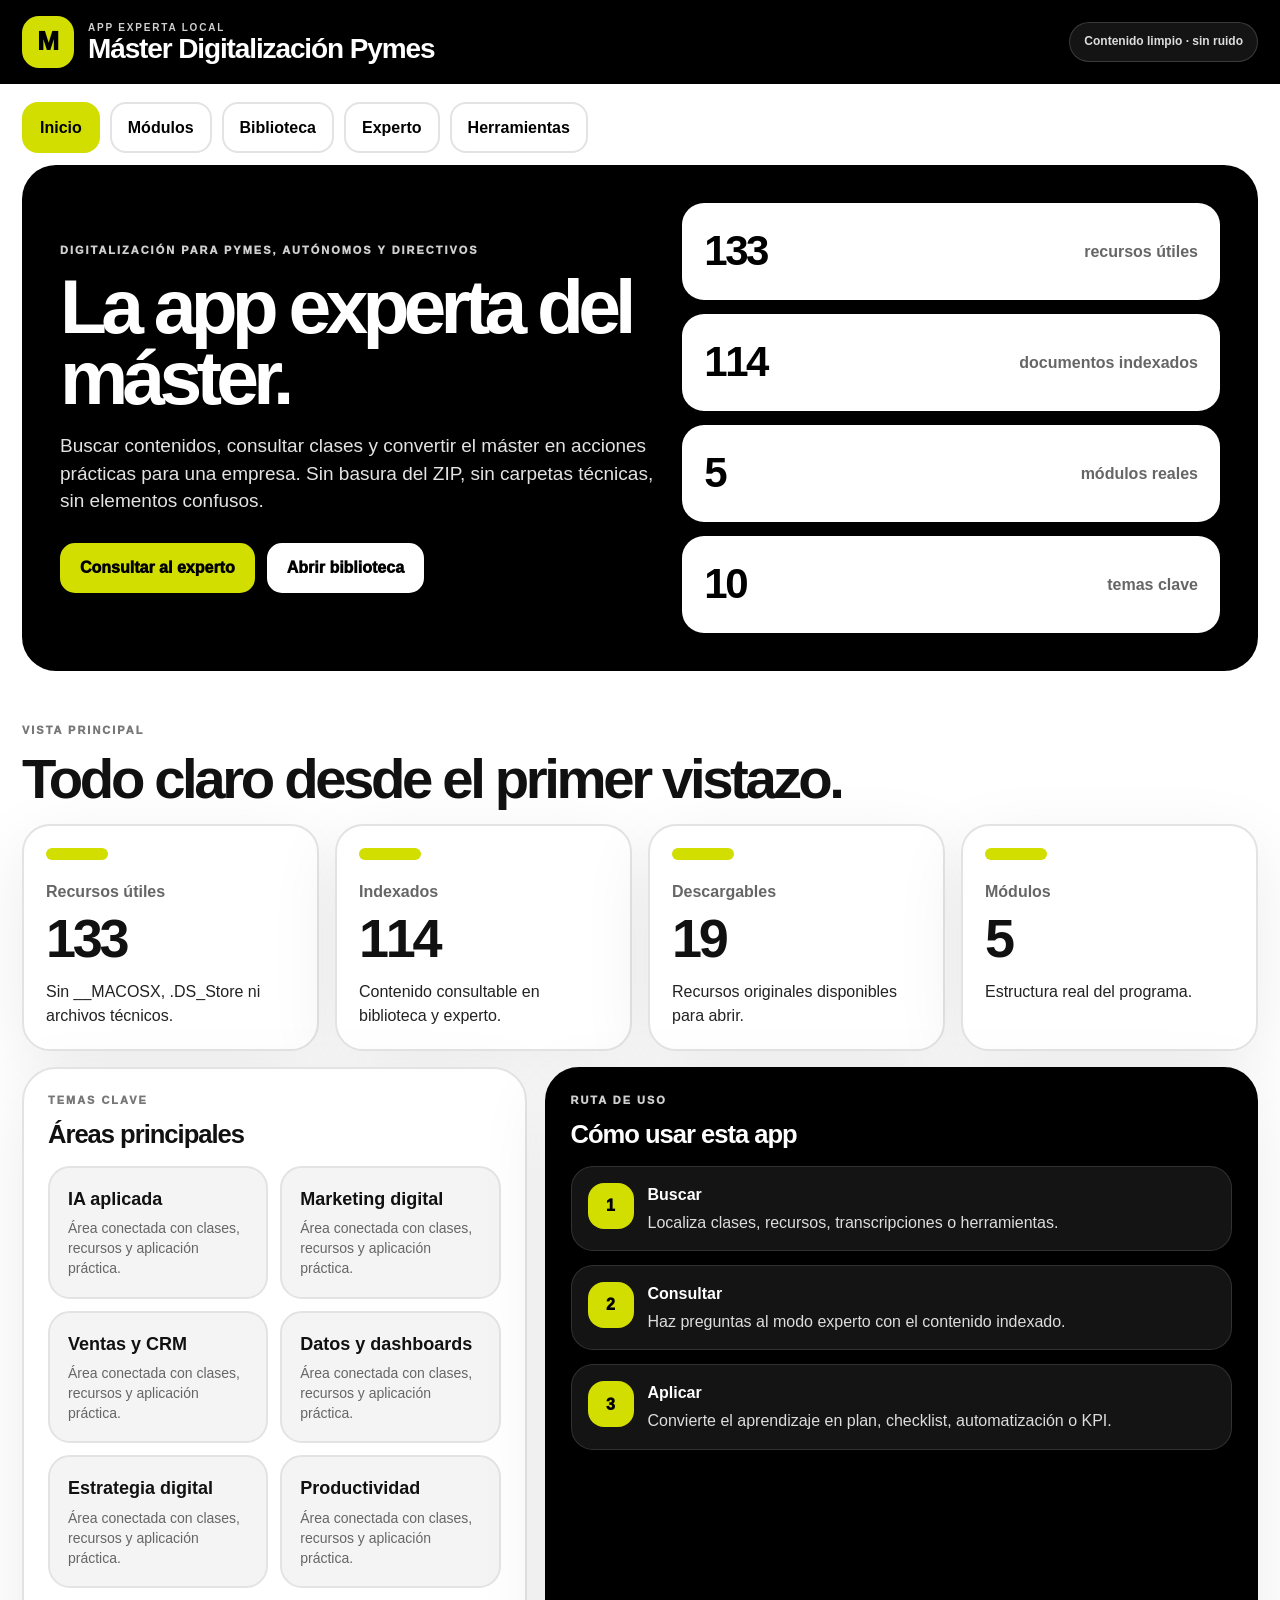
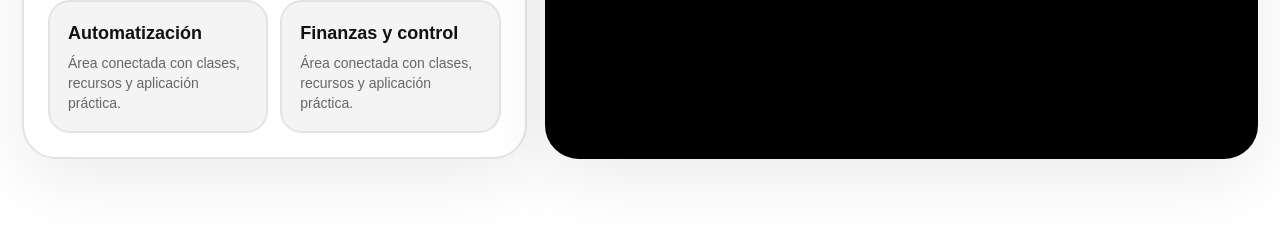
<file: index.html>
<!doctype html>
<html lang="es">
<head>
  <meta charset="utf-8">
  <meta name="viewport" content="width=device-width,initial-scale=1,viewport-fit=cover">
  <meta name="theme-color" content="#000000">
  <title>Máster Digitalización Pymes · App Experta</title>
  <link rel="icon" href="assets/icon.svg" type="image/svg+xml">
  <link rel="stylesheet" href="assets/css/styles.css">
</head>
<body>
  <header class="topbar">
    <div class="wrap topbar-inner">
      <a class="brand" href="index.html">
        <span class="brand-mark">M</span>
        <span>
          <small>APP EXPERTA LOCAL</small>
          <strong>Máster Digitalización Pymes</strong>
        </span>
      </a>
      <span class="status-pill">Contenido limpio · sin ruido</span>
    </div>
  </header>

  <div class="wrap">
    <nav class="tabs">
      <button class="tab is-active" data-tab="inicio">Inicio</button>
      <button class="tab" data-tab="modulos">Módulos</button>
      <button class="tab" data-tab="biblioteca">Biblioteca</button>
      <button class="tab" data-tab="experto">Experto</button>
      <button class="tab" data-tab="herramientas">Herramientas</button>
    </nav>

    <section class="hero">
      <div class="hero-copy">
        <p class="kicker">Digitalización para pymes, autónomos y directivos</p>
        <h1>La app experta del máster.</h1>
        <p class="hero-lead">Buscar contenidos, consultar clases y convertir el máster en acciones prácticas para una empresa. Sin basura del ZIP, sin carpetas técnicas, sin elementos confusos.</p>
        <div class="hero-actions">
          <button class="btn accent" data-go="experto">Consultar al experto</button>
          <button class="btn white" data-go="biblioteca">Abrir biblioteca</button>
        </div>
      </div>
      <div class="hero-panel">
        <div class="stat"><b id="statFiles">0</b><span>recursos útiles</span></div>
        <div class="stat"><b id="statIndexed">0</b><span>documentos indexados</span></div>
        <div class="stat"><b id="statModules">0</b><span>módulos reales</span></div>
        <div class="stat"><b id="statTopics">0</b><span>temas clave</span></div>
      </div>
    </section>

    <main>
      <section id="inicio" class="panel is-active">
        <div class="section-title">
          <p class="kicker dark">Vista principal</p>
          <h2>Todo claro desde el primer vistazo.</h2>
        </div>

        <div class="cards-4" id="summaryCards"></div>

        <div class="grid">
          <article class="card span-5">
            <p class="kicker dark">Temas clave</p>
            <h3>Áreas principales</h3>
            <div class="topic-list" id="topicList"></div>
          </article>
          <article class="card span-7 black">
            <p class="kicker">Ruta de uso</p>
            <h3>Cómo usar esta app</h3>
            <div class="steps">
              <div class="step"><span>1</span><div><b>Buscar</b><p>Localiza clases, recursos, transcripciones o herramientas.</p></div></div>
              <div class="step"><span>2</span><div><b>Consultar</b><p>Haz preguntas al modo experto con el contenido indexado.</p></div></div>
              <div class="step"><span>3</span><div><b>Aplicar</b><p>Convierte el aprendizaje en plan, checklist, automatización o KPI.</p></div></div>
            </div>
          </article>
        </div>
      </section>

      <section id="modulos" class="panel">
        <div class="section-title">
          <p class="kicker dark">Estructura del programa</p>
          <h2>Módulos reales del máster.</h2>
        </div>
        <div class="grid">
          <aside class="card span-4">
            <p class="kicker dark">Listado</p>
            <h3>Módulos</h3>
            <div class="module-list" id="moduleList"></div>
          </aside>
          <article class="card span-8" id="moduleDetail"></article>
        </div>
      </section>

      <section id="biblioteca" class="panel">
        <div class="section-title library-head">
          <div>
            <p class="kicker dark">Contenido indexado</p>
            <h2>Biblioteca limpia.</h2>
          </div>
          <input id="searchInput" class="search" placeholder="Buscar clase, tema, herramienta o recurso">
        </div>
        <div class="grid">
          <article class="card span-5">
            <p class="kicker dark">Resultados</p>
            <h3>Recursos</h3>
            <div class="filters">
              <button class="filter is-active" data-filter="all">Todos</button>
              <button class="filter" data-filter="indexado">Indexados</button>
              <button class="filter" data-filter="descargable">Descargables</button>
            </div>
            <div class="resource-list scroll" id="docList"></div>
          </article>
          <article class="card span-7">
            <div class="reader-head">
              <div>
                <p class="kicker dark">Lectura</p>
                <h3>Contenido del recurso</h3>
              </div>
              <a id="openOriginal" class="btn small" href="#" target="_blank">Abrir original</a>
            </div>
            <div id="reader" class="reader empty">Selecciona un recurso para leerlo aquí.</div>
          </article>
        </div>
      </section>

      <section id="experto" class="panel">
        <div class="section-title">
          <p class="kicker dark">Consulta operativa</p>
          <h2>Modo experto.</h2>
        </div>
        <div class="grid">
          <article class="card span-5">
            <p class="kicker dark">Pregunta</p>
            <h3>Consulta el máster</h3>
            <div id="promptList" class="prompt-list"></div>
            <textarea id="question" class="question" placeholder="Ejemplo: ¿Cómo debería digitalizar una pyme que no tiene CRM ni automatizaciones?"></textarea>
            <div class="actions">
              <button id="answerBtn" class="btn accent">Responder</button>
              <button id="clearBtn" class="btn">Limpiar</button>
            </div>
          </article>
          <article class="card span-7 black">
            <p class="kicker">Respuesta</p>
            <h3>Salida accionable</h3>
            <div id="answer" class="answer">Escribe una pregunta y pulsa “Responder”.</div>
          </article>
        </div>
      </section>

      <section id="herramientas" class="panel">
        <div class="section-title">
          <p class="kicker dark">Funciones incluidas</p>
          <h2>Herramientas.</h2>
        </div>
        <div class="grid">
          <article class="card span-7">
            <p class="kicker dark">Utilidades</p>
            <h3>Qué puede hacer</h3>
            <div class="tools" id="toolList"></div>
          </article>
          <article class="card span-5">
            <p class="kicker dark">Recursos originales</p>
            <h3>Carpeta fuente</h3>
            <div class="info">
              <p>Los recursos limpios del máster están incluidos en <b>assets/resources/original</b>.</p>
              <p>Se han eliminado de la vista los archivos técnicos de macOS y recursos basura.</p>
              <a class="btn accent wide" href="assets/resources/original/" target="_blank">Abrir recursos</a>
            </div>
          </article>
        </div>
      </section>
    </main>
  </div>

  <script src="assets/data/master-data.js"></script>
  <script src="assets/js/app.js"></script>
</body>
</html>
</file>
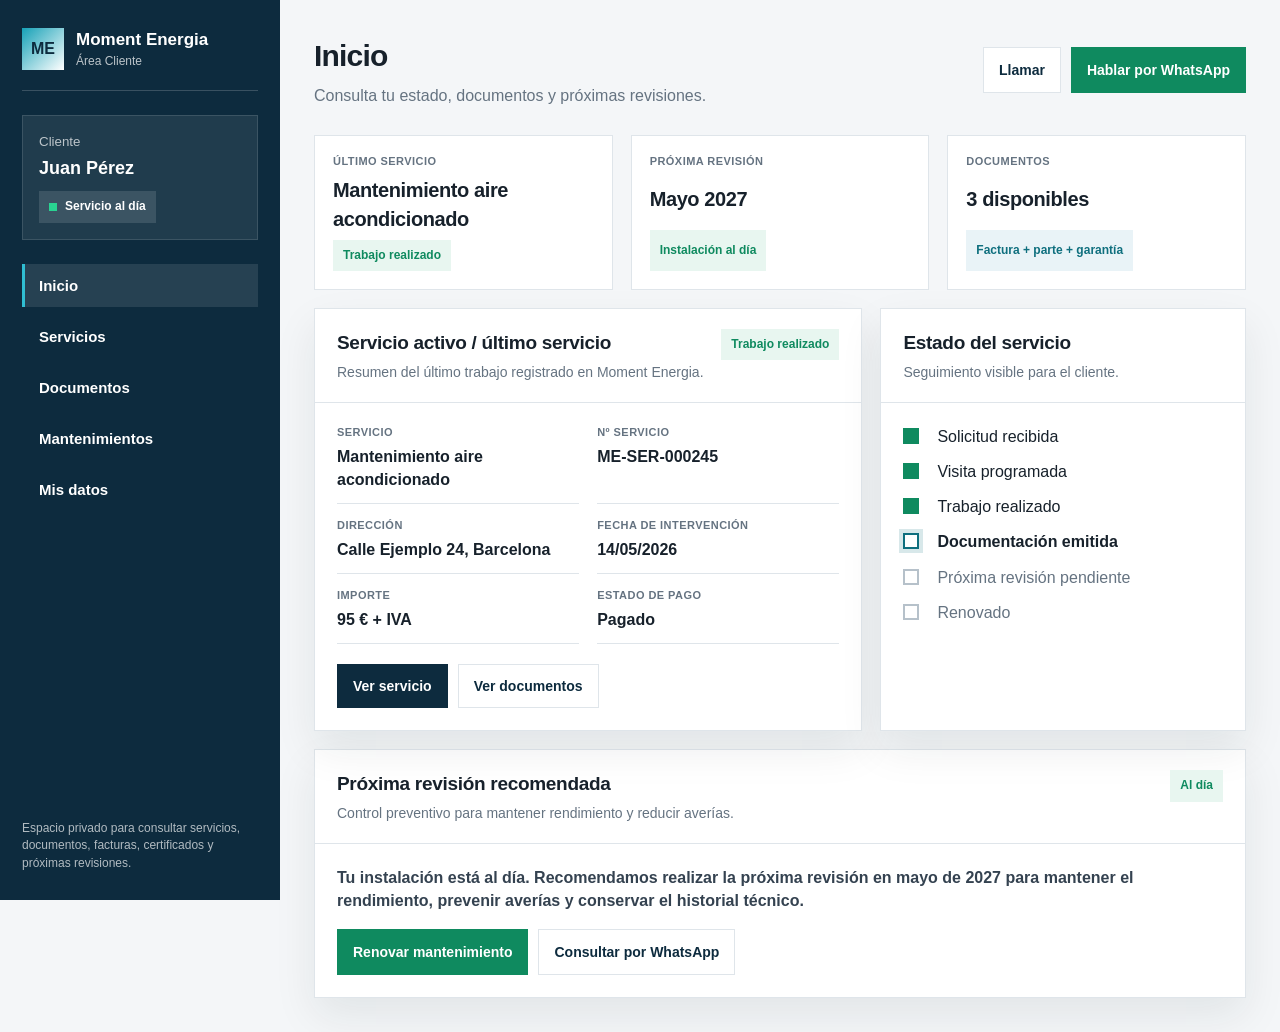
<file: assets/resources/original/Descargas EOI/modulo 5/apps/Crm.html>
<!doctype html>
<html lang="es">
<head>
  <meta charset="utf-8">
  <meta name="viewport" content="width=device-width, initial-scale=1">
  <title>Área Cliente | Moment Energia</title>

  <style>
    :root{
      --bg:#f4f6f8;
      --panel:#ffffff;
      --text:#17212b;
      --muted:#657381;
      --line:#dfe5ea;
      --brand:#0d2b3e;
      --brand2:#0f6f7e;
      --ok:#0f8a5f;
      --warn:#9a6b00;
      --softok:#e8f6f0;
      --softblue:#e9f3f7;
      --softwarn:#fff5d8;
      --shadow:0 18px 40px rgba(16,32,44,.08);
    }

    *{box-sizing:border-box}

    body{
      margin:0;
      font-family:Helvetica,Arial,sans-serif;
      background:var(--bg);
      color:var(--text);
      line-height:1.45;
    }

    .app{
      min-height:100vh;
      display:grid;
      grid-template-columns:280px 1fr;
    }

    .sidebar{
      background:var(--brand);
      color:white;
      padding:28px 22px;
      height:100vh;
      position:sticky;
      top:0;
      display:flex;
      flex-direction:column;
      gap:24px;
    }

    .brand{
      display:flex;
      align-items:center;
      gap:12px;
      padding-bottom:20px;
      border-bottom:1px solid rgba(255,255,255,.18);
    }

    .brand-mark{
      width:42px;
      height:42px;
      background:linear-gradient(135deg,#16a1b7,#ffffff);
      color:var(--brand);
      display:grid;
      place-items:center;
      font-weight:900;
    }

    .brand-title{
      font-weight:900;
      font-size:17px;
    }

    .brand-subtitle{
      font-size:12px;
      opacity:.72;
    }

    .client-box{
      padding:16px;
      background:rgba(255,255,255,.08);
      border:1px solid rgba(255,255,255,.12);
    }

    .client-box small{
      display:block;
      opacity:.7;
      margin-bottom:4px;
    }

    .client-box strong{
      display:block;
      font-size:18px;
      margin-bottom:10px;
    }

    .mini-status{
      display:inline-flex;
      gap:8px;
      align-items:center;
      padding:7px 10px;
      background:rgba(255,255,255,.12);
      font-size:12px;
      font-weight:800;
    }

    .dot{
      width:8px;
      height:8px;
      background:#29d391;
      display:inline-block;
    }

    .nav{
      display:grid;
      gap:8px;
    }

    .nav button{
      border:0;
      background:transparent;
      color:white;
      text-align:left;
      padding:13px 14px;
      font-size:15px;
      font-weight:800;
      cursor:pointer;
      border-left:3px solid transparent;
    }

    .nav button.active,
    .nav button:hover{
      background:rgba(255,255,255,.10);
      border-left-color:#30bed2;
    }

    .sidebar-note{
      margin-top:auto;
      font-size:12px;
      opacity:.68;
    }

    .main{
      padding:34px;
      max-width:1240px;
      width:100%;
    }

    .topbar{
      display:flex;
      justify-content:space-between;
      align-items:center;
      gap:16px;
      margin-bottom:28px;
    }

    .page-title h1{
      margin:0;
      font-size:30px;
      letter-spacing:-.8px;
    }

    .page-title p{
      margin:6px 0 0;
      color:var(--muted);
    }

    .top-actions{
      display:flex;
      gap:10px;
      flex-wrap:wrap;
    }

    .btn{
      border:1px solid var(--brand);
      background:var(--brand);
      color:white;
      padding:12px 15px;
      min-height:44px;
      display:inline-flex;
      align-items:center;
      justify-content:center;
      text-decoration:none;
      font-size:14px;
      font-weight:900;
      cursor:pointer;
    }

    .btn.secondary{
      background:white;
      color:var(--brand);
      border-color:var(--line);
    }

    .btn.success{
      background:var(--ok);
      border-color:var(--ok);
    }

    .grid{
      display:grid;
      gap:18px;
    }

    .cols-2{grid-template-columns:1.2fr .8fr}
    .cols-3{grid-template-columns:repeat(3,1fr)}

    .card{
      background:var(--panel);
      border:1px solid var(--line);
      box-shadow:var(--shadow);
    }

    .card-header{
      padding:20px 22px;
      border-bottom:1px solid var(--line);
      display:flex;
      justify-content:space-between;
      align-items:flex-start;
      gap:16px;
    }

    .card-header h2,
    .card-header h3{
      margin:0;
      font-size:19px;
      letter-spacing:-.3px;
    }

    .card-header p{
      margin:5px 0 0;
      color:var(--muted);
      font-size:14px;
    }

    .card-body{
      padding:22px;
    }

    .kpi{
      background:white;
      border:1px solid var(--line);
      padding:18px;
      display:grid;
      gap:6px;
    }

    .kpi small,
    .data-label{
      color:var(--muted);
      font-size:11px;
      font-weight:900;
      text-transform:uppercase;
      letter-spacing:.45px;
    }

    .kpi strong{
      font-size:20px;
      letter-spacing:-.4px;
    }

    .badge{
      display:inline-flex;
      align-items:center;
      padding:7px 10px;
      font-size:12px;
      font-weight:900;
      white-space:nowrap;
      width:max-content;
    }

    .badge.ok{background:var(--softok);color:var(--ok)}
    .badge.blue{background:var(--softblue);color:var(--brand2)}
    .badge.warn{background:var(--softwarn);color:var(--warn)}
    .badge.neutral{background:#eef1f4;color:#435160}

    .data-list{
      display:grid;
      grid-template-columns:repeat(2,minmax(0,1fr));
      gap:14px 18px;
    }

    .data-item{
      padding-bottom:12px;
      border-bottom:1px solid var(--line);
    }

    .data-label{
      display:block;
      margin-bottom:4px;
    }

    .data-value{
      font-weight:800;
      word-break:break-word;
    }

    .timeline{
      display:grid;
      gap:12px;
    }

    .step{
      display:grid;
      grid-template-columns:24px 1fr;
      gap:10px;
      color:var(--muted);
    }

    .step-marker{
      width:16px;
      height:16px;
      border:2px solid #b6c1ca;
      background:white;
      margin-top:3px;
    }

    .step.done{
      color:var(--text);
    }

    .step.done .step-marker{
      border-color:var(--ok);
      background:var(--ok);
    }

    .step.current{
      color:var(--text);
      font-weight:900;
    }

    .step.current .step-marker{
      border-color:var(--brand2);
      box-shadow:0 0 0 4px rgba(15,111,126,.16);
    }

    .row-card{
      border:1px solid var(--line);
      background:white;
      padding:18px;
      display:grid;
      gap:14px;
      margin-bottom:14px;
    }

    .row-card:last-child{margin-bottom:0}

    .row-top{
      display:flex;
      justify-content:space-between;
      align-items:flex-start;
      gap:14px;
    }

    .row-top h3{
      margin:0;
      font-size:18px;
    }

    .row-top p{
      margin:4px 0 0;
      color:var(--muted);
    }

    .row-actions{
      display:flex;
      gap:10px;
      flex-wrap:wrap;
    }

    .note{
      color:#344250;
      border:1px dashed var(--line);
      background:white;
      padding:18px;
      font-weight:700;
    }

    .filters{
      display:flex;
      gap:8px;
      flex-wrap:wrap;
      margin-bottom:18px;
    }

    .filter{
      border:1px solid var(--line);
      background:white;
      color:#465564;
      padding:10px 12px;
      font-weight:900;
      cursor:pointer;
    }

    .filter.active{
      background:var(--brand);
      border-color:var(--brand);
      color:white;
    }

    .form-grid{
      display:grid;
      grid-template-columns:repeat(2,minmax(0,1fr));
      gap:16px;
    }

    label{
      display:grid;
      gap:7px;
      color:#344250;
      font-size:13px;
      font-weight:900;
    }

    input,
    select{
      width:100%;
      min-height:44px;
      border:1px solid var(--line);
      padding:12px;
      font:inherit;
      background:white;
      color:var(--text);
    }

    .check-row{
      display:flex;
      align-items:flex-start;
      gap:10px;
      padding:12px 0;
      font-weight:800;
      color:#344250;
    }

    .check-row input{
      width:18px;
      height:18px;
      min-height:18px;
      margin-top:2px;
    }

    .tab-panel{display:none}
    .tab-panel.active{display:block}

    .mobile-nav{
      display:none;
      background:var(--brand);
      color:white;
      padding:14px;
      position:sticky;
      top:0;
      z-index:10;
    }

    .mobile-brand{
      display:flex;
      justify-content:space-between;
      align-items:center;
      margin-bottom:12px;
    }

    .mobile-tabs{
      display:grid;
      grid-template-columns:repeat(3,1fr);
      gap:7px;
    }

    .mobile-tabs button{
      border:1px solid rgba(255,255,255,.16);
      background:rgba(255,255,255,.08);
      color:white;
      padding:10px 7px;
      font-weight:900;
      font-size:12px;
      cursor:pointer;
    }

    .mobile-tabs button.active{
      background:white;
      color:var(--brand);
    }

    .toast{
      position:fixed;
      right:18px;
      bottom:18px;
      background:var(--brand);
      color:white;
      padding:14px 16px;
      box-shadow:var(--shadow);
      display:none;
      font-weight:900;
      z-index:20;
    }

    .toast.show{display:block}

    @media(max-width:980px){
      .app{display:block}
      .sidebar{display:none}
      .mobile-nav{display:block}
      .main{padding:22px 14px}
      .topbar{align-items:flex-start;flex-direction:column}
      .cols-2,.cols-3,.form-grid,.data-list{grid-template-columns:1fr}
      .row-top,.card-header{flex-direction:column}
    }
  </style>
</head>

<body>

  <!--
    Área Cliente Moment Energia.
    Archivo local autocontenido.
    No requiere servidor, librerías externas ni conexión.
    No mostrar nunca aquí: costes internos, márgenes, notas internas, prioridad interna o valoración comercial del cliente.
  -->

  <div class="mobile-nav">
    <div class="mobile-brand">
      <strong>Moment Energia</strong>
      <span id="mobileClientName">Hola, Juan</span>
    </div>
    <div class="mobile-tabs" data-nav>
      <button class="active" data-tab="inicio">Inicio</button>
      <button data-tab="servicios">Servicios</button>
      <button data-tab="documentos">Documentos</button>
      <button data-tab="mantenimientos">Mantenimientos</button>
      <button data-tab="mis-datos">Mis datos</button>
    </div>
  </div>

  <div class="app">
    <aside class="sidebar">
      <div class="brand">
        <div class="brand-mark">ME</div>
        <div>
          <div class="brand-title">Moment Energia</div>
          <div class="brand-subtitle">Área Cliente</div>
        </div>
      </div>

      <div class="client-box">
        <small>Cliente</small>
        <strong id="sidebarClientName">Juan Pérez</strong>
        <span class="mini-status"><span class="dot"></span> Servicio al día</span>
      </div>

      <nav class="nav" data-nav>
        <button class="active" data-tab="inicio">Inicio</button>
        <button data-tab="servicios">Servicios</button>
        <button data-tab="documentos">Documentos</button>
        <button data-tab="mantenimientos">Mantenimientos</button>
        <button data-tab="mis-datos">Mis datos</button>
      </nav>

      <div class="sidebar-note">
        Espacio privado para consultar servicios, documentos, facturas, certificados y próximas revisiones.
      </div>
    </aside>

    <main class="main">
      <div class="topbar">
        <div class="page-title">
          <h1 id="pageTitle">Inicio</h1>
          <p id="pageSubtitle">Consulta tu estado, documentos y próximas revisiones.</p>
        </div>

        <div class="top-actions">
          <a class="btn secondary" href="tel:+34000000000">Llamar</a>
          <a class="btn success" href="https://wa.me/34000000000" target="_blank">Hablar por WhatsApp</a>
        </div>
      </div>

      <section id="inicio" class="tab-panel active">
        <div class="grid cols-3" style="margin-bottom:18px">
          <div class="kpi">
            <small>Último servicio</small>
            <strong>Mantenimiento aire acondicionado</strong>
            <span class="badge ok">Trabajo realizado</span>
          </div>
          <div class="kpi">
            <small>Próxima revisión</small>
            <strong>Mayo 2027</strong>
            <span class="badge ok">Instalación al día</span>
          </div>
          <div class="kpi">
            <small>Documentos</small>
            <strong>3 disponibles</strong>
            <span class="badge blue">Factura + parte + garantía</span>
          </div>
        </div>

        <div class="grid cols-2">
          <article class="card">
            <div class="card-header">
              <div>
                <h2>Servicio activo / último servicio</h2>
                <p>Resumen del último trabajo registrado en Moment Energia.</p>
              </div>
              <span class="badge ok">Trabajo realizado</span>
            </div>

            <div class="card-body">
              <div class="data-list">
                <div class="data-item"><span class="data-label">Servicio</span><span class="data-value">Mantenimiento aire acondicionado</span></div>
                <div class="data-item"><span class="data-label">Nº servicio</span><span class="data-value">ME-SER-000245</span></div>
                <div class="data-item"><span class="data-label">Dirección</span><span class="data-value">Calle Ejemplo 24, Barcelona</span></div>
                <div class="data-item"><span class="data-label">Fecha de intervención</span><span class="data-value">14/05/2026</span></div>
                <div class="data-item"><span class="data-label">Importe</span><span class="data-value">95 € + IVA</span></div>
                <div class="data-item"><span class="data-label">Estado de pago</span><span class="data-value">Pagado</span></div>
              </div>

              <div class="row-actions" style="margin-top:20px">
                <button class="btn" data-tab-link="servicios">Ver servicio</button>
                <button class="btn secondary" data-tab-link="documentos">Ver documentos</button>
              </div>
            </div>
          </article>

          <article class="card">
            <div class="card-header">
              <div>
                <h2>Estado del servicio</h2>
                <p>Seguimiento visible para el cliente.</p>
              </div>
            </div>

            <div class="card-body">
              <div class="timeline">
                <div class="step done"><span class="step-marker"></span><div>Solicitud recibida</div></div>
                <div class="step done"><span class="step-marker"></span><div>Visita programada</div></div>
                <div class="step done"><span class="step-marker"></span><div>Trabajo realizado</div></div>
                <div class="step current"><span class="step-marker"></span><div>Documentación emitida</div></div>
                <div class="step"><span class="step-marker"></span><div>Próxima revisión pendiente</div></div>
                <div class="step"><span class="step-marker"></span><div>Renovado</div></div>
              </div>
            </div>
          </article>
        </div>

        <article class="card" style="margin-top:18px">
          <div class="card-header">
            <div>
              <h2>Próxima revisión recomendada</h2>
              <p>Control preventivo para mantener rendimiento y reducir averías.</p>
            </div>
            <span class="badge ok">Al día</span>
          </div>

          <div class="card-body">
            <p style="margin-top:0;color:#344250;font-weight:800">
              Tu instalación está al día. Recomendamos realizar la próxima revisión en mayo de 2027 para mantener el rendimiento, prevenir averías y conservar el historial técnico.
            </p>
            <div class="row-actions">
              <button class="btn success" data-tab-link="mantenimientos">Renovar mantenimiento</button>
              <a class="btn secondary" href="https://wa.me/34000000000" target="_blank">Consultar por WhatsApp</a>
            </div>
          </div>
        </article>
      </section>

      <section id="servicios" class="tab-panel">
        <article class="card">
          <div class="card-header">
            <div>
              <h2>Mis servicios</h2>
              <p>Consulta el estado de tus servicios realizados o en curso con Moment Energia.</p>
            </div>
            <button class="btn">Solicitar nuevo servicio</button>
          </div>
          <div class="card-body" id="servicesList"></div>
        </article>
      </section>

      <section id="documentos" class="tab-panel">
        <article class="card">
          <div class="card-header">
            <div>
              <h2>Mis documentos</h2>
              <p>Accede a presupuestos, facturas, certificados, garantías y partes de intervención.</p>
            </div>
          </div>

          <div class="card-body">
            <div class="filters" id="documentFilters">
              <button class="filter active" data-filter="Todos">Todos</button>
              <button class="filter" data-filter="Facturas">Facturas</button>
              <button class="filter" data-filter="Presupuestos">Presupuestos</button>
              <button class="filter" data-filter="Certificados">Certificados</button>
              <button class="filter" data-filter="Garantías">Garantías</button>
              <button class="filter" data-filter="Partes de intervención">Partes de intervención</button>
            </div>
            <div id="documentsList"></div>
          </div>
        </article>
      </section>

      <section id="mantenimientos" class="tab-panel">
        <article class="card">
          <div class="card-header">
            <div>
              <h2>Mis mantenimientos</h2>
              <p>Consulta el estado de tus mantenimientos y próximas revisiones recomendadas.</p>
            </div>
            <button class="btn success">Solicitar revisión</button>
          </div>
          <div class="card-body" id="maintenanceList"></div>
        </article>
      </section>

      <section id="mis-datos" class="tab-panel">
        <article class="card">
          <div class="card-header">
            <div>
              <h2>Mis datos</h2>
              <p>Revisa y actualiza tus datos de contacto y dirección de intervención.</p>
            </div>
          </div>

          <div class="card-body">
            <form id="clientForm">
              <div class="form-grid">
                <label>Nombre / Empresa
                  <input name="name" required>
                </label>
                <label>Teléfono
                  <input name="phone" required>
                </label>
                <label>Email
                  <input type="email" name="email" required>
                </label>
                <label>Dirección de intervención
                  <input name="address" required>
                </label>
                <label>Población
                  <input name="city" required>
                </label>
                <label>Código postal
                  <input name="postal" required>
                </label>
                <label>Tipo de cliente
                  <select name="clientType" required>
                    <option>Particular</option>
                    <option>Empresa</option>
                    <option>Comunidad</option>
                    <option>Local</option>
                    <option>Administrador</option>
                  </select>
                </label>
                <label>Canal preferido de contacto
                  <select name="contactChannel" required>
                    <option>WhatsApp</option>
                    <option>Email</option>
                    <option>Teléfono</option>
                  </select>
                </label>
              </div>

              <div style="margin-top:18px">
                <div class="check-row">
                  <input id="maintenanceConsent" name="maintenanceConsent" type="checkbox">
                  <label for="maintenanceConsent" style="display:block">Quiero recibir avisos de mantenimiento y próximas revisiones.</label>
                </div>
                <div class="check-row">
                  <input id="commercialConsent" name="commercialConsent" type="checkbox">
                  <label for="commercialConsent" style="display:block">Quiero recibir promociones y comunicaciones comerciales.</label>
                </div>
              </div>

              <div class="row-actions" style="margin-top:18px">
                <button class="btn" type="submit">Guardar cambios</button>
                <button class="btn secondary" type="button" id="resetDemo">Restaurar datos demo</button>
              </div>
            </form>
          </div>
        </article>
      </section>
    </main>
  </div>

  <div class="toast" id="toast">Cambios guardados</div>

  <script>
    const DATA = {
      client: {
        name: "Juan Pérez",
        phone: "600 000 000",
        email: "cliente@email.com",
        address: "Calle Ejemplo 24",
        city: "Barcelona",
        postal: "08000",
        clientType: "Particular",
        contactChannel: "WhatsApp",
        maintenanceConsent: true,
        commercialConsent: false
      },
      services: [
        {
          number: "ME-SER-000245",
          type: "Mantenimiento aire acondicionado",
          address: "Calle Ejemplo 24, Barcelona",
          requestDate: "10/05/2026",
          visitDate: "14/05/2026",
          status: "Trabajo realizado",
          amount: "95 € + IVA",
          paymentStatus: "Pagado",
          recommendation: "Revisión anual recomendada para mantener el rendimiento del equipo.",
          documents: ["Factura", "Parte de intervención", "Garantía"]
        },
        {
          number: "ME-SER-000198",
          type: "Revisión climatización",
          address: "Calle Ejemplo 24, Barcelona",
          requestDate: "02/05/2025",
          visitDate: "07/05/2025",
          status: "Documentación emitida",
          amount: "85 € + IVA",
          paymentStatus: "Pagado",
          recommendation: "Mantener limpieza de filtros y revisión preventiva anual.",
          documents: ["Factura", "Parte de intervención"]
        }
      ],
      documents: [
        {
          title: "Factura ME-2026-00125",
          category: "Facturas",
          service: "Mantenimiento aire acondicionado",
          date: "14/05/2026",
          amount: "95 € + IVA",
          file: "factura-me-2026-00125.pdf"
        },
        {
          title: "Parte de intervención ME-SER-000245",
          category: "Partes de intervención",
          service: "Mantenimiento aire acondicionado",
          date: "14/05/2026",
          amount: "",
          file: "parte-intervencion-me-ser-000245.pdf"
        },
        {
          title: "Garantía equipo Mitsubishi MSZ-AP35",
          category: "Garantías",
          service: "Aire acondicionado vivienda",
          date: "14/05/2026",
          amount: "",
          file: "garantia-mitsubishi-msz-ap35.pdf"
        },
        {
          title: "Certificado instalación",
          category: "Certificados",
          service: "Instalación / mantenimiento",
          date: "14/05/2026",
          amount: "",
          file: "certificado-instalacion.pdf"
        },
        {
          title: "Presupuesto revisión anual",
          category: "Presupuestos",
          service: "Mantenimiento aire acondicionado",
          date: "01/05/2026",
          amount: "95 € + IVA",
          file: "presupuesto-revision-anual.pdf"
        }
      ],
      maintenances: [
        {
          title: "Mantenimiento aire acondicionado",
          status: "Al día",
          installation: "Aire acondicionado vivienda",
          equipment: "Mitsubishi MSZ-AP35",
          lastReview: "14/05/2026",
          nextReview: "Mayo 2027",
          frequency: "Anual",
          renewalAmount: "95 € + IVA",
          message: "Tu instalación está al día. Recomendamos realizar la próxima revisión en mayo de 2027 para mantener el rendimiento, prevenir averías y conservar el historial técnico."
        }
      ]
    };

    const PAGE_COPY = {
      inicio: ["Inicio", "Consulta tu estado, documentos y próximas revisiones."],
      servicios: ["Servicios", "Historial y estado de tus servicios con Moment Energia."],
      documentos: ["Documentos", "Presupuestos, facturas, certificados, garantías y partes de intervención."],
      mantenimientos: ["Mantenimientos", "Estado de tus revisiones y renovaciones recomendadas."],
      "mis-datos": ["Mis datos", "Datos de contacto, dirección de intervención y preferencias."]
    };

    const statusClass = {
      "Trabajo realizado": "ok",
      "Documentación emitida": "blue",
      "Facturado": "ok",
      "Presupuesto enviado": "warn",
      "Próxima revisión pendiente": "warn",
      "Renovado": "ok"
    };

    const form = document.getElementById("clientForm");
    const toast = document.getElementById("toast");

    function getClient(){
      const stored = localStorage.getItem("moment_client_data");
      return stored ? JSON.parse(stored) : DATA.client;
    }

    function saveClient(client){
      localStorage.setItem("moment_client_data", JSON.stringify(client));
    }

    function showToast(message){
      toast.textContent = message;
      toast.classList.add("show");
      setTimeout(() => toast.classList.remove("show"), 2200);
    }

    function setTab(tabId){
      document.querySelectorAll(".tab-panel").forEach(panel => {
        panel.classList.toggle("active", panel.id === tabId);
      });

      document.querySelectorAll("[data-nav] button").forEach(button => {
        button.classList.toggle("active", button.dataset.tab === tabId);
      });

      document.getElementById("pageTitle").textContent = PAGE_COPY[tabId][0];
      document.getElementById("pageSubtitle").textContent = PAGE_COPY[tabId][1];

      window.scrollTo({top:0, behavior:"smooth"});
    }

    function renderClient(){
      const client = getClient();

      document.getElementById("sidebarClientName").textContent = client.name;
      document.getElementById("mobileClientName").textContent = "Hola, " + client.name.split(" ")[0];

      Object.keys(client).forEach(key => {
        const input = form.elements[key];
        if(!input) return;

        if(input.type === "checkbox"){
          input.checked = Boolean(client[key]);
        }else{
          input.value = client[key];
        }
      });
    }

    function renderServices(){
      const target = document.getElementById("servicesList");

      target.innerHTML = DATA.services.map(service => {
        const badgeClass = statusClass[service.status] || "neutral";

        return `
          <div class="row-card">
            <div class="row-top">
              <div>
                <h3>${service.type}</h3>
                <p>Nº servicio: ${service.number}</p>
              </div>
              <span class="badge ${badgeClass}">${service.status}</span>
            </div>

            <div class="data-list">
              <div class="data-item"><span class="data-label">Dirección</span><span class="data-value">${service.address}</span></div>
              <div class="data-item"><span class="data-label">Fecha solicitud</span><span class="data-value">${service.requestDate}</span></div>
              <div class="data-item"><span class="data-label">Fecha visita</span><span class="data-value">${service.visitDate}</span></div>
              <div class="data-item"><span class="data-label">Importe</span><span class="data-value">${service.amount}</span></div>
              <div class="data-item"><span class="data-label">Estado de pago</span><span class="data-value">${service.paymentStatus}</span></div>
              <div class="data-item"><span class="data-label">Documentos</span><span class="data-value">${service.documents.join(", ")}</span></div>
            </div>

            <div class="note">${service.recommendation}</div>

            <div class="row-actions">
              <button class="btn secondary" onclick="setTab('documentos')">Ver documentos</button>
              <a class="btn success" href="https://wa.me/34000000000" target="_blank">Contactar</a>
            </div>
          </div>
        `;
      }).join("");
    }

    function renderDocuments(filter = "Todos"){
      const target = document.getElementById("documentsList");
      const docs = DATA.documents.filter(doc => filter === "Todos" || doc.category === filter);

      if(!docs.length){
        target.innerHTML = `<div class="note">No hay documentos disponibles en esta categoría.</div>`;
        return;
      }

      target.innerHTML = docs.map(doc => `
        <div class="row-card">
          <div class="row-top">
            <div>
              <h3>${doc.title}</h3>
              <p>Servicio: ${doc.service}</p>
            </div>
            <span class="badge blue">${doc.category}</span>
          </div>

          <div class="data-list">
            <div class="data-item"><span class="data-label">Fecha</span><span class="data-value">${doc.date}</span></div>
            <div class="data-item"><span class="data-label">Importe</span><span class="data-value">${doc.amount || "No aplica"}</span></div>
          </div>

          <div class="row-actions">
            <button class="btn" onclick="downloadDemo('${doc.file}')">Descargar PDF</button>
          </div>
        </div>
      `).join("");
    }

    function renderMaintenances(){
      const target = document.getElementById("maintenanceList");

      target.innerHTML = DATA.maintenances.map(item => `
        <div class="row-card">
          <div class="row-top">
            <div>
              <h3>${item.title}</h3>
              <p>${item.installation}</p>
            </div>
            <span class="badge ok">${item.status}</span>
          </div>

          <div class="data-list">
            <div class="data-item"><span class="data-label">Equipo</span><span class="data-value">${item.equipment}</span></div>
            <div class="data-item"><span class="data-label">Última revisión</span><span class="data-value">${item.lastReview}</span></div>
            <div class="data-item"><span class="data-label">Próxima revisión</span><span class="data-value">${item.nextReview}</span></div>
            <div class="data-item"><span class="data-label">Periodicidad</span><span class="data-value">${item.frequency}</span></div>
            <div class="data-item"><span class="data-label">Importe renovación</span><span class="data-value">${item.renewalAmount}</span></div>
          </div>

          <div class="note">${item.message}</div>

          <div class="row-actions">
            <button class="btn success">Renovar mantenimiento</button>
            <button class="btn secondary">Solicitar revisión</button>
            <a class="btn secondary" href="https://wa.me/34000000000" target="_blank">Hablar por WhatsApp</a>
          </div>
        </div>
      `).join("");
    }

    function downloadDemo(fileName){
      const content = "Documento demo Moment Energia\n\nArchivo: " + fileName + "\n\nEn producción este botón debe enlazar al PDF real del cliente.";
      const blob = new Blob([content], {type:"text/plain;charset=utf-8"});
      const url = URL.createObjectURL(blob);
      const link = document.createElement("a");

      link.href = url;
      link.download = fileName.replace(".pdf","-demo.txt");

      document.body.appendChild(link);
      link.click();
      link.remove();

      URL.revokeObjectURL(url);
      showToast("Descarga demo generada");
    }

    document.querySelectorAll("[data-tab]").forEach(button => {
      button.addEventListener("click", () => setTab(button.dataset.tab));
    });

    document.querySelectorAll("[data-tab-link]").forEach(button => {
      button.addEventListener("click", () => setTab(button.dataset.tabLink));
    });

    document.getElementById("documentFilters").addEventListener("click", event => {
      const button = event.target.closest("button");
      if(!button) return;

      document.querySelectorAll(".filter").forEach(btn => btn.classList.remove("active"));
      button.classList.add("active");

      renderDocuments(button.dataset.filter);
    });

    form.addEventListener("submit", event => {
      event.preventDefault();

      const formData = new FormData(form);

      const client = {
        name: formData.get("name"),
        phone: formData.get("phone"),
        email: formData.get("email"),
        address: formData.get("address"),
        city: formData.get("city"),
        postal: formData.get("postal"),
        clientType: formData.get("clientType"),
        contactChannel: formData.get("contactChannel"),
        maintenanceConsent: formData.get("maintenanceConsent") === "on",
        commercialConsent: formData.get("commercialConsent") === "on"
      };

      saveClient(client);
      renderClient();
      showToast("Cambios guardados");
    });

    document.getElementById("resetDemo").addEventListener("click", () => {
      localStorage.removeItem("moment_client_data");
      renderClient();
      showToast("Datos demo restaurados");
    });

    renderClient();
    renderServices();
    renderDocuments();
    renderMaintenances();
  </script>
</body>
</html>
</file>
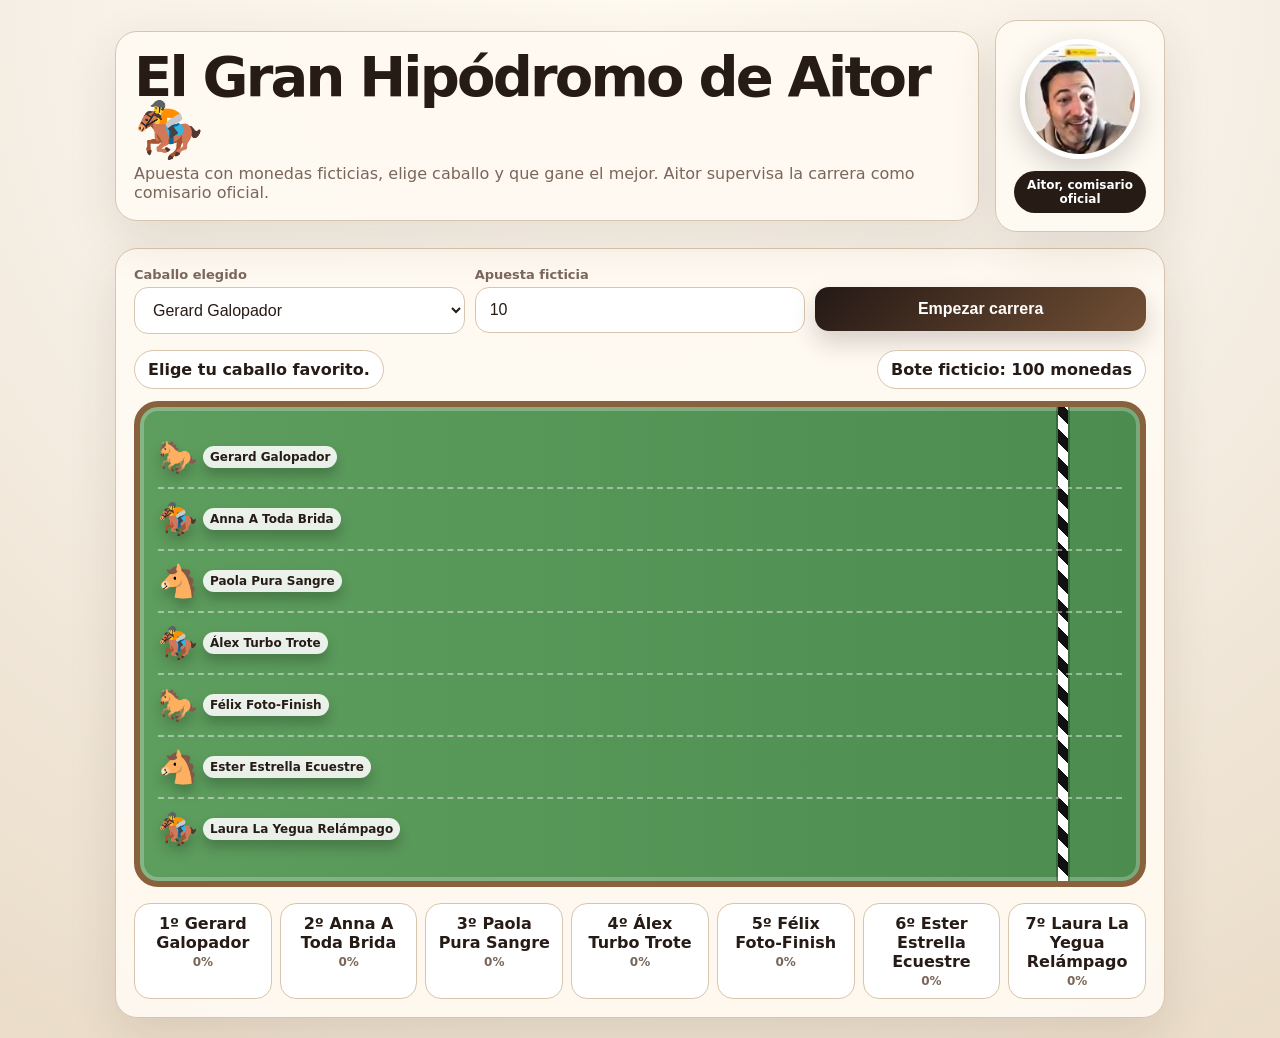
<file: assets/resources/original/Descargas EOI/modulo 5/apps/El Gran Hipo╠üdromo de Aitor.html>
<!doctype html>
<html lang="es">
<head>
<meta charset="utf-8" />
<meta name="viewport" content="width=device-width, initial-scale=1" />
<title>Hipódromo de Aitor</title>
<style>
  :root {
    --bg:#f7f1e8;
    --ink:#271b16;
    --muted:#7a665a;
    --card:#fffaf2;
    --line:#d7c5ae;
    --green:#3c7a45;
    --gold:#c8912f;
    --red:#c44c45;
  }
  *{box-sizing:border-box}
  body{
    margin:0; font-family: system-ui, -apple-system, Segoe UI, Roboto, Arial, sans-serif;
    background: radial-gradient(circle at top,#fffaf0 0,#f7f1e8 45%,#eadcc8 100%);
    color:var(--ink); min-height:100vh; padding:20px;
  }
  .app{max-width:1050px;margin:0 auto}
  .hero{display:grid;grid-template-columns:1fr 170px;gap:16px;align-items:center;margin-bottom:16px}
  .panel{background:rgba(255,250,242,.92);border:1px solid var(--line);border-radius:22px;padding:18px;box-shadow:0 18px 50px rgba(77,50,24,.12)}
  h1{font-size:clamp(30px,5vw,56px);line-height:.95;margin:0 0 8px;letter-spacing:-.05em}
  .sub{margin:0;color:var(--muted);font-size:16px}
  .teacher{text-align:center}
  .teacher img{width:120px;height:120px;object-fit:cover;border-radius:50%;border:5px solid #fff;box-shadow:0 10px 30px rgba(0,0,0,.18)}
  .badge{display:inline-block;margin-top:8px;background:#271b16;color:#fff;padding:7px 10px;border-radius:999px;font-size:12px;font-weight:800}
  .controls{display:grid;grid-template-columns:1fr 1fr 1fr;gap:10px;margin-bottom:16px}
  label{font-size:13px;font-weight:800;color:var(--muted);display:block;margin-bottom:5px}
  select,input,button{width:100%;border:1px solid var(--line);border-radius:14px;padding:13px 14px;font-size:16px;background:#fff;color:var(--ink)}
  button{border:0;background:linear-gradient(135deg,#241815,#725035);color:#fff;font-weight:900;cursor:pointer;box-shadow:0 12px 24px rgba(39,27,22,.18)}
  button:disabled{opacity:.45;cursor:not-allowed}
  .status{display:flex;gap:10px;flex-wrap:wrap;align-items:center;justify-content:space-between;margin-bottom:12px}
  .pill{background:#fff;border:1px solid var(--line);border-radius:999px;padding:9px 13px;font-weight:800}
  .track{position:relative;background:linear-gradient(90deg,#5d9d5d,#4c8c4f);border-radius:24px;overflow:hidden;padding:20px 18px 20px 18px;border:6px solid #8a613d;box-shadow:inset 0 0 0 4px rgba(255,255,255,.25)}
  .finish{position:absolute;right:72px;top:0;bottom:0;width:10px;background:repeating-linear-gradient(45deg,#fff 0 10px,#111 10px 20px);box-shadow:0 0 0 2px rgba(0,0,0,.25)}
  .lane{position:relative;height:62px;border-bottom:2px dashed rgba(255,255,255,.42)}
  .lane:last-child{border-bottom:0}
  .horse{position:absolute;left:0;top:10px;width:74px;height:40px;transition:left .08s linear;display:flex;align-items:center;gap:5px;font-size:32px;filter:drop-shadow(0 8px 6px rgba(0,0,0,.22))}
  .horse small{font-size:12px;background:rgba(255,255,255,.88);border-radius:999px;padding:4px 7px;color:#271b16;font-weight:900;white-space:nowrap}
  .leaderboard{margin-top:16px;display:grid;grid-template-columns:repeat(auto-fit,minmax(130px,1fr));gap:8px}
  .card{background:#fff;border:1px solid var(--line);border-radius:16px;padding:10px;text-align:center;font-weight:900;min-height:66px}
  .card span{display:block;color:var(--muted);font-size:12px;font-weight:700;margin-top:3px}
  .result{margin-top:16px;padding:18px;border-radius:20px;background:#fff;border:1px solid var(--line);font-size:20px;font-weight:900;text-align:center;display:none}
  .result.win{background:#f2ffe8;border-color:#95c77f}
  .result.lose{background:#fff1ef;border-color:#df9b93}
  @media(max-width:760px){.hero{grid-template-columns:1fr}.teacher{display:flex;align-items:center;gap:12px;text-align:left}.teacher img{width:82px;height:82px}.controls{grid-template-columns:1fr}.leaderboard{grid-template-columns:1fr 1fr}body{padding:12px}}
</style>
</head>
<body>
<div class="app">
  <section class="hero">
    <div class="panel">
      <h1>El Gran Hipódromo de Aitor 🏇</h1>
      <p class="sub">Apuesta con monedas ficticias, elige caballo y que gane el mejor. Aitor supervisa la carrera como comisario oficial.</p>
    </div>
    <div class="panel teacher">
      <img src="[data-uri]" alt="Profesor como comisario de carrera">
      <div class="badge">Aitor, comisario oficial</div>
    </div>
  </section>

  <section class="panel">
    <div class="controls">
      <div>
        <label for="betHorse">Caballo elegido</label>
        <select id="betHorse"></select>
      </div>
      <div>
        <label for="coins">Apuesta ficticia</label>
        <input id="coins" type="number" min="1" max="100" value="10">
      </div>
      <div>
        <label>&nbsp;</label>
        <button id="startBtn">Empezar carrera</button>
      </div>
    </div>

    <div class="status">
      <div class="pill" id="message">Elige tu caballo favorito.</div>
      <div class="pill" id="wallet">Bote ficticio: 100 monedas</div>
    </div>

    <div class="track" id="track">
      <div class="finish"></div>
    </div>

    <div class="leaderboard" id="leaderboard"></div>
    <div class="result" id="result"></div>
  </section>
</div>

<script>
const horses = [
  { name:'Gerard Galopador', emoji:'🐎', pos:0, speed:0 },
  { name:'Anna A Toda Brida', emoji:'🏇', pos:0, speed:0 },
  { name:'Paola Pura Sangre', emoji:'🐴', pos:0, speed:0 },
  { name:'Álex Turbo Trote', emoji:'🏇', pos:0, speed:0 },
  { name:'Félix Foto-Finish', emoji:'🐎', pos:0, speed:0 },
  { name:'Ester Estrella Ecuestre', emoji:'🐴', pos:0, speed:0 },
  { name:'Laura La Yegua Relámpago', emoji:'🏇', pos:0, speed:0 }
];
let racing = false;
let wallet = 100;
let timer = null;

const track = document.getElementById('track');
const select = document.getElementById('betHorse');
const startBtn = document.getElementById('startBtn');
const message = document.getElementById('message');
const walletEl = document.getElementById('wallet');
const result = document.getElementById('result');
const leaderboard = document.getElementById('leaderboard');

horses.forEach((h,i)=>{
  const opt = document.createElement('option');
  opt.value = i;
  opt.textContent = h.name;
  select.appendChild(opt);

  const lane = document.createElement('div');
  lane.className = 'lane';
  lane.innerHTML = `<div class="horse" id="horse-${i}"><span>${h.emoji}</span><small>${h.name}</small></div>`;
  track.appendChild(lane);
});

function renderBoard(){
  leaderboard.innerHTML = '';
  [...horses].sort((a,b)=>b.pos-a.pos).forEach((h,idx)=>{
    const card = document.createElement('div');
    card.className='card';
    card.innerHTML = `${idx+1}º ${h.name} <span>${Math.round(h.pos)}%</span>`;
    leaderboard.appendChild(card);
  });
}
renderBoard();

function resetRace(){
  horses.forEach((h,i)=>{
    h.pos = 0;
    h.speed = Math.random()*1.4 + .6;
    document.getElementById(`horse-${i}`).style.left = '0%';
  });
  result.style.display='none';
  result.className='result';
  renderBoard();
}

function stepRace(){
  horses.forEach((h,i)=>{
    const burst = Math.random() < .12 ? Math.random()*3.2 : 0;
    const hesitation = Math.random() < .08 ? -Math.random()*1.5 : 0;
    h.pos += h.speed + Math.random()*1.9 + burst + hesitation;
    h.pos = Math.max(0, Math.min(100, h.pos));
    document.getElementById(`horse-${i}`).style.left = `calc(${h.pos}% - ${h.pos * .74}px)`;
  });
  renderBoard();
  const winner = horses.find(h=>h.pos >= 100);
  if(winner) finishRace(winner);
}

function finishRace(winner){
  clearInterval(timer);
  racing = false;
  startBtn.disabled = false;
  startBtn.textContent = 'Revancha';

  const chosen = horses[Number(select.value)];
  const coins = Math.max(1, Number(document.getElementById('coins').value || 1));
  const won = chosen === winner;
  wallet += won ? coins*3 : -coins;
  wallet = Math.max(0, wallet);
  walletEl.textContent = `Bote ficticio: ${wallet} monedas`;

  result.style.display='block';
  result.classList.add(won ? 'win' : 'lose');
  result.innerHTML = won
    ? `🎉 ¡Victoria! Ganó <b>${winner.name}</b>. Aitor aprueba esta apuesta.`
    : `😅 Ganó <b>${winner.name}</b>. Tú apostaste por <b>${chosen.name}</b>. Aitor pide revancha.`;
  message.textContent = won ? 'Apuesta ganadora.' : 'La próxima carrera será tuya.';
}

startBtn.addEventListener('click',()=>{
  if(racing) return;
  resetRace();
  racing = true;
  startBtn.disabled = true;
  message.textContent = '¡Y arrancan los caballos!';
  timer = setInterval(stepRace, 90);
});
</script>
</body>
</html>
</file>
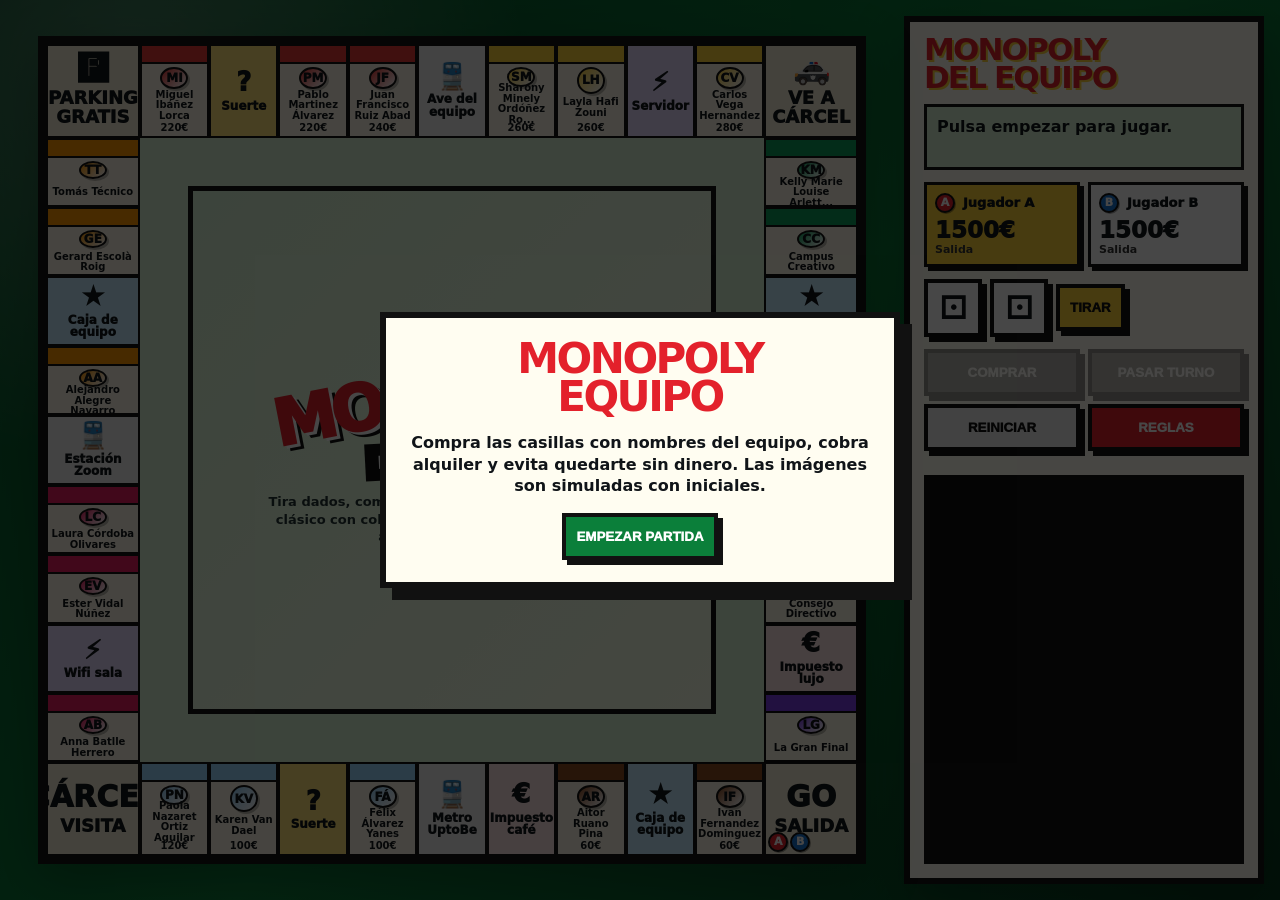
<file: assets/resources/original/Descargas EOI/modulo 5/apps/monopoly_equipo_colores.html>
<!DOCTYPE html>
<html lang="es">
<head>
<meta charset="UTF-8" />
<meta name="viewport" content="width=device-width, initial-scale=1.0, maximum-scale=1.0, user-scalable=no" />
<title>Monopoly del Equipo</title>
<style>
  :root{
    --green:#0b7f3a;
    --board:#d7f2d4;
    --red:#e53935;
    --yellow:#ffd43b;
    --blue:#1774d1;
    --dark:#101418;
    --cream:#fff7de;
    --pink:#e91e63;
    --orange:#ff9800;
    --brown:#8b4a22;
    --cyan:#00a7d8;
    --purple:#7b3fe4;
    --rail:#222;
    --shadow:0 18px 50px rgba(0,0,0,.28);
  }
  *{box-sizing:border-box}
  html,body{margin:0;min-height:100%;font-family:Inter,system-ui,-apple-system,BlinkMacSystemFont,"Segoe UI",Arial,sans-serif;background:radial-gradient(circle at 10% 8%,rgba(255,255,255,.25),transparent 28%),linear-gradient(135deg,#064d28,#0b7f3a 52%,#05391e);color:var(--dark)}
  body{overflow:hidden}
  .app{width:100vw;height:100dvh;display:grid;grid-template-columns:minmax(320px,1fr) 360px;gap:16px;padding:16px}
  .board-wrap{display:grid;place-items:center;min-width:0}
  .board{position:relative;width:min(92dvh,calc(100vw - 400px));height:min(92dvh,calc(100vw - 400px));min-width:620px;min-height:620px;background:var(--board);border:8px solid #111;box-shadow:var(--shadow);display:grid;grid-template-columns:1.35fr repeat(9,1fr) 1.35fr;grid-template-rows:1.35fr repeat(9,1fr) 1.35fr;overflow:hidden}
  .center{position:absolute;inset:17.5%;border:5px solid #111;background:linear-gradient(135deg,#d9f5d7,#f7ffe8);display:flex;flex-direction:column;align-items:center;justify-content:center;text-align:center;padding:22px;z-index:1}
  .brand{font-size:clamp(34px,5vw,72px);font-weight:1000;letter-spacing:-.08em;color:#e3212b;text-transform:uppercase;text-shadow:3px 3px 0 #fff,6px 6px 0 #111;transform:rotate(-11deg);margin-bottom:12px}
  .subbrand{font-weight:900;font-size:18px;background:#111;color:#fff;padding:8px 12px;transform:rotate(-3deg)}
  .hint{font-size:13px;font-weight:700;line-height:1.35;max-width:410px;margin-top:16px;color:#233}
  .cell{position:relative;border:2px solid #111;background:#fbf6e6;display:flex;flex-direction:column;align-items:center;justify-content:flex-start;text-align:center;z-index:2;overflow:hidden}
  .corner{background:#f6efd8;justify-content:center;font-weight:1000;font-size:18px;line-height:1.05;padding:8px;text-transform:uppercase}
  .corner .big{font-size:30px;display:block;line-height:1;margin-bottom:5px}
  .prop .stripe{width:100%;height:18px;border-bottom:2px solid #111;flex:none}
  .name{font-size:10px;font-weight:900;line-height:1.05;padding:4px 3px;min-height:28px;display:flex;align-items:center;justify-content:center;width:100%}
  .price{margin-top:auto;font-size:10px;font-weight:900;padding-bottom:3px}
  .avatar{width:28px;height:28px;border-radius:50%;border:2px solid #111;background:linear-gradient(135deg,#fff,#ddd);display:grid;place-items:center;font-size:12px;font-weight:1000;margin-top:3px;box-shadow:2px 2px 0 rgba(0,0,0,.25)}
  .special{justify-content:center;font-weight:1000;font-size:12px;line-height:1.05;padding:5px;background:#fff4cb}
  .special .icon{font-size:26px;margin-bottom:3px}
  .tax{background:#ffe5e5}.chance{background:#ffe37a}.chest{background:#c7ebff}.rail{background:#f2f2f2}.utility{background:#e8ddff}
  .owned-p1:after,.owned-p2:after{content:"";position:absolute;right:2px;bottom:2px;width:14px;height:14px;border-radius:50%;border:2px solid #111;z-index:5}
  .owned-p1:after{background:#e3212b}.owned-p2:after{background:#1774d1}
  .tokens{position:absolute;left:2px;bottom:2px;display:flex;gap:2px;z-index:10;flex-wrap:wrap;max-width:100%}
  .token{width:20px;height:20px;border:2px solid #111;border-radius:50%;display:grid;place-items:center;font-size:11px;box-shadow:1px 1px 0 rgba(0,0,0,.35)}
  .p1{background:#e3212b;color:#fff}.p2{background:#1774d1;color:#fff}
  .panel{height:100%;background:#fffdf1;border:6px solid #111;box-shadow:var(--shadow);padding:14px;display:flex;flex-direction:column;gap:12px;overflow:hidden}
  .panel h1{font-size:31px;line-height:.9;margin:0;color:#e3212b;text-transform:uppercase;letter-spacing:-.06em;text-shadow:2px 2px 0 #ffd43b}
  .status{border:3px solid #111;background:#d7f2d4;padding:10px;font-weight:900;line-height:1.25;min-height:66px}
  .players{display:grid;grid-template-columns:1fr 1fr;gap:8px}
  .player{border:3px solid #111;background:#fff;padding:8px;box-shadow:4px 4px 0 #111}
  .player.active{background:#ffd43b}
  .player .top{display:flex;align-items:center;gap:8px;font-weight:1000;font-size:13px}
  .money{font-size:23px;font-weight:1000;margin-top:4px}
  .small{font-size:11px;font-weight:800;color:#333}
  .dice-row{display:flex;align-items:center;gap:8px}
  .dice{width:58px;height:58px;border:4px solid #111;background:white;display:grid;place-items:center;font-size:31px;font-weight:1000;box-shadow:5px 5px 0 #111}
  button{border:4px solid #111;background:#e3212b;color:#fff;font-weight:1000;padding:12px 10px;box-shadow:5px 5px 0 #111;text-transform:uppercase;cursor:pointer}
  button:active{transform:translate(3px,3px);box-shadow:2px 2px 0 #111}
  button.secondary{background:#1774d1} button.green{background:#0b7f3a} button.yellow{background:#ffd43b;color:#111} button.gray{background:#eee;color:#111}
  button:disabled{opacity:.45;cursor:not-allowed;filter:grayscale(1)}
  .actions{display:grid;grid-template-columns:1fr 1fr;gap:8px}
  .log{flex:1;border:3px solid #111;background:#111;color:#fff;padding:10px;font-size:12px;line-height:1.35;overflow:auto;min-height:120px}
  .log p{margin:0 0 7px}.log b{color:#ffd43b}
  .cards{display:grid;grid-template-columns:1fr 1fr;gap:8px;max-height:190px;overflow:auto;padding-right:3px}
  .deed{border:3px solid #111;background:#fff;font-size:10px;font-weight:900;padding:6px;line-height:1.15}
  .deed .bar{height:8px;border:2px solid #111;margin:-3px -3px 5px}
  .modal{position:fixed;inset:0;z-index:50;background:rgba(0,0,0,.72);display:grid;place-items:center;padding:20px}
  .modal.hide{display:none}
  .modal-card{max-width:520px;background:#fffdf1;border:6px solid #111;box-shadow:12px 12px 0 #111;padding:22px;text-align:center}
  .modal-card h2{font-size:42px;line-height:.9;margin:0 0 12px;color:#e3212b;text-transform:uppercase;letter-spacing:-.06em}
  .modal-card p{font-weight:800;line-height:1.35}
  @media(max-width:980px){
    body{overflow:auto}.app{height:auto;min-height:100dvh;grid-template-columns:1fr;padding:10px}.board{width:96vw;height:96vw;min-width:0;min-height:0;border-width:5px}.panel{height:auto}.brand{font-size:40px}.center{inset:21%;padding:8px}.subbrand{font-size:12px}.hint{display:none}.name{font-size:7px}.price{font-size:7px}.avatar{width:20px;height:20px;font-size:9px}.prop .stripe{height:12px}.corner{font-size:10px}.corner .big{font-size:20px}.special{font-size:8px}.special .icon{font-size:18px}.token{width:16px;height:16px;font-size:9px}.cards{max-height:130px}
  }
</style>
</head>
<body>
<div class="app">
  <div class="board-wrap"><div class="board" id="board"><div class="center"><div class="brand">Monopoly</div><div class="subbrand">Edición Equipo</div><div class="hint">Tira dados, compra casillas y cobra alquiler. Estilo clásico con colores tipo Monopoly. Las fotos son avatares simulados.</div></div></div></div>
  <aside class="panel">
    <h1>Monopoly<br>del equipo</h1>
    <div class="status" id="status">Pulsa empezar para jugar.</div>
    <div class="players">
      <div class="player active" id="player0"><div class="top"><span class="token p1">A</span> Jugador A</div><div class="money" id="money0">1500€</div><div class="small" id="pos0">Salida</div></div>
      <div class="player" id="player1"><div class="top"><span class="token p2">B</span> Jugador B</div><div class="money" id="money1">1500€</div><div class="small" id="pos1">Salida</div></div>
    </div>
    <div class="dice-row"><div class="dice" id="d1">⚀</div><div class="dice" id="d2">⚀</div><button class="yellow" id="rollBtn">Tirar</button></div>
    <div class="actions"><button class="green" id="buyBtn" disabled>Comprar</button><button class="secondary" id="endBtn" disabled>Pasar turno</button><button class="gray" id="restartBtn">Reiniciar</button><button id="rulesBtn">Reglas</button></div>
    <div class="cards" id="deeds"></div>
    <div class="log" id="log"></div>
  </aside>
</div>
<div class="modal" id="intro">
  <div class="modal-card">
    <h2>Monopoly<br>Equipo</h2>
    <p>Compra las casillas con nombres del equipo, cobra alquiler y evita quedarte sin dinero. Las imágenes son simuladas con iniciales.</p>
    <button class="green" id="startBtn">Empezar partida</button>
  </div>
</div>
<script>
const people = [
  'Ivan Fernandez Dominguez','Aitor Ruano Pina','Félix Álvarez Yanes','Karen Van Dael','Paola Nazaret Ortiz Aguilar','Anna Batlle Herrero','Ester Vidal Núñez','Laura Córdoba Olivares','Alejandro Alegre Navarro','Gerard Escolà Roig','Tomás Técnico','Miguel Ibáñez Lorca','Pablo Martinez Álvarez','Juan Francisco Ruiz Abad','Sharony Minely Ordóñez Rodríguez','Layla Hafi Zouni','Carlos Vega Hernandez','Kelly Marie Louise Arlette Vaillant'
];
const colors = ['#8b4a22','#8b4a22','#9ad7ff','#9ad7ff','#9ad7ff','#e91e63','#e91e63','#e91e63','#ff9800','#ff9800','#ff9800','#e53935','#e53935','#e53935','#ffd43b','#ffd43b','#ffd43b','#0b9f5a','#0b9f5a','#1774d1','#1774d1','#7b3fe4'];
const baseSpaces = [
 {type:'corner',name:'Salida',icon:'GO'},
 {type:'prop',name:people[0],price:60,rent:10,color:colors[0]},
 {type:'chest',name:'Caja de equipo'},
 {type:'prop',name:people[1],price:60,rent:12,color:colors[1]},
 {type:'tax',name:'Impuesto café',price:100},
 {type:'rail',name:'Metro UptoBe',price:200,rent:25},
 {type:'prop',name:people[2],price:100,rent:18,color:colors[2]},
 {type:'chance',name:'Suerte'},
 {type:'prop',name:people[3],price:100,rent:20,color:colors[3]},
 {type:'prop',name:people[4],price:120,rent:22,color:colors[4]},
 {type:'corner',name:'Visita',icon:'Cárcel'},
 {type:'prop',name:people[5],price:140,rent:24,color:colors[5]},
 {type:'utility',name:'Wifi sala',price:150,rent:20},
 {type:'prop',name:people[6],price:140,rent:26,color:colors[6]},
 {type:'prop',name:people[7],price:160,rent:28,color:colors[7]},
 {type:'rail',name:'Estación Zoom',price:200,rent:25},
 {type:'prop',name:people[8],price:180,rent:30,color:colors[8]},
 {type:'chest',name:'Caja de equipo'},
 {type:'prop',name:people[9],price:180,rent:32,color:colors[9]},
 {type:'prop',name:people[10],price:200,rent:35,color:colors[10]},
 {type:'corner',name:'Parking gratis',icon:'🅿'},
 {type:'prop',name:people[11],price:220,rent:38,color:colors[11]},
 {type:'chance',name:'Suerte'},
 {type:'prop',name:people[12],price:220,rent:40,color:colors[12]},
 {type:'prop',name:people[13],price:240,rent:42,color:colors[13]},
 {type:'rail',name:'Ave del equipo',price:200,rent:25},
 {type:'prop',name:people[14],price:260,rent:45,color:colors[14]},
 {type:'prop',name:people[15],price:260,rent:48,color:colors[15]},
 {type:'utility',name:'Servidor',price:150,rent:22},
 {type:'prop',name:people[16],price:280,rent:52,color:colors[16]},
 {type:'corner',name:'Ve a cárcel',icon:'🚓'},
 {type:'prop',name:people[17],price:300,rent:55,color:colors[17]},
 {type:'prop',name:'Campus Creativo',price:300,rent:58,color:colors[18]},
 {type:'chest',name:'Caja de equipo'},
 {type:'prop',name:'Sala Premium',price:320,rent:60,color:colors[19]},
 {type:'rail',name:'Jet Privado',price:200,rent:25},
 {type:'chance',name:'Suerte'},
 {type:'prop',name:'Consejo Directivo',price:350,rent:70,color:colors[20]},
 {type:'tax',name:'Impuesto lujo',price:150},
 {type:'prop',name:'La Gran Final',price:400,rent:90,color:colors[21]}
];
const coords=[];
for(let c=10;c>=0;c--) coords.push([10,c]);
for(let r=9;r>=1;r--) coords.push([r,0]);
for(let c=0;c<=10;c++) coords.push([0,c]);
for(let r=1;r<=9;r++) coords.push([r,10]);
const diceFaces=['⚀','⚁','⚂','⚃','⚄','⚅'];
const state={turn:0,rolled:false,lastRoll:0,spaces:baseSpaces.map(s=>({...s,owner:null})),players:[{name:'Jugador A',money:1500,pos:0,jail:false},{name:'Jugador B',money:1500,pos:0,jail:false}],gameOver:false};
const board=document.getElementById('board'), statusEl=document.getElementById('status'), logEl=document.getElementById('log'), deedsEl=document.getElementById('deeds');
const rollBtn=document.getElementById('rollBtn'), buyBtn=document.getElementById('buyBtn'), endBtn=document.getElementById('endBtn');
function initials(n){return n.split(' ').filter(Boolean).slice(0,2).map(x=>x[0]).join('').toUpperCase()}
function money(n){return Math.max(0,n)+'€'}
function short(n){return n.length>28?n.slice(0,25)+'...':n}
function buildBoard(){
  document.querySelectorAll('.cell').forEach(e=>e.remove());
  state.spaces.forEach((s,i)=>{
    const [r,c]=coords[i]; const cell=document.createElement('div'); cell.className='cell '+(s.type==='corner'?'corner':s.type==='prop'?'prop':'special '+s.type); cell.style.gridRow=(r+1); cell.style.gridColumn=(c+1); cell.dataset.i=i;
    if(s.owner===0) cell.classList.add('owned-p1'); if(s.owner===1) cell.classList.add('owned-p2');
    if(s.type==='corner') cell.innerHTML=`<span class="big">${s.icon}</span><span>${s.name}</span>`;
    else if(s.type==='prop') cell.innerHTML=`<div class="stripe" style="background:${s.color}"></div><div class="avatar" style="background:linear-gradient(135deg,${s.color},#fff)">${initials(s.name)}</div><div class="name">${short(s.name)}</div><div class="price">${s.price}€</div>`;
    else cell.innerHTML=`<div class="icon">${s.type==='chance'?'?':s.type==='chest'?'★':s.type==='rail'?'🚆':s.type==='utility'?'⚡':'€'}</div><div>${s.name}</div>`;
    const toks=document.createElement('div'); toks.className='tokens'; state.players.forEach((p,pi)=>{ if(p.pos===i){const t=document.createElement('div');t.className='token '+(pi===0?'p1':'p2');t.textContent=pi===0?'A':'B';toks.appendChild(t)}}); cell.appendChild(toks); board.appendChild(cell);
  });
}
function render(){
  buildBoard();
  state.players.forEach((p,i)=>{document.getElementById('money'+i).textContent=money(p.money);document.getElementById('pos'+i).textContent=state.spaces[p.pos].name;document.getElementById('player'+i).classList.toggle('active',state.turn===i)});
  const p=state.players[state.turn], s=state.spaces[p.pos];
  rollBtn.disabled=state.rolled||state.gameOver; endBtn.disabled=!state.rolled||state.gameOver; buyBtn.disabled=!(state.rolled && ['prop','rail','utility'].includes(s.type) && s.owner===null && p.money>=s.price) || state.gameOver;
  deedsEl.innerHTML=''; state.spaces.forEach(s=>{if(['prop','rail','utility'].includes(s.type)&&s.owner!==null){const d=document.createElement('div');d.className='deed';d.innerHTML=`<div class="bar" style="background:${s.color||'#ddd'}"></div>${short(s.name)}<br><span>${state.players[s.owner].name}</span><br>Alquiler ${s.rent}€`;deedsEl.appendChild(d)}})
}
function log(txt){logEl.innerHTML='<p>'+txt+'</p>'+logEl.innerHTML}
function status(txt){statusEl.textContent=txt}
function drawChance(){const p=state.players[state.turn]; const cards=[()=>{p.money+=100;return 'Suerte: cobras 100€ por una buena reunión.'},()=>{p.money-=80;return 'Suerte: pagas 80€ por urgencia técnica.'},()=>{moveTo(0,true);return 'Suerte: avanzas hasta Salida y cobras 200€.'},()=>{p.pos=Math.max(0,p.pos-3);handleSpace(false);return 'Suerte: retrocedes 3 casillas.'}]; return cards[Math.floor(Math.random()*cards.length)]()}
function drawChest(){const p=state.players[state.turn]; const cards=[()=>{p.money+=50;return 'Caja: bonus de productividad +50€.'},()=>{p.money-=50;return 'Caja: café para todos -50€.'},()=>{state.players.forEach((x,i)=>{if(i!==state.turn){x.money-=25;p.money+=25}});return 'Caja: cada rival te paga 25€.'},()=>{p.money+=150;return 'Caja: cliente satisfecho +150€.'}]; return cards[Math.floor(Math.random()*cards.length)]()}
function moveTo(pos,passGo=false){const p=state.players[state.turn]; if(passGo && pos<=p.pos){p.money+=200;log('<b>Salida:</b> '+p.name+' cobra 200€.')}; p.pos=pos;}
function handleSpace(logArrival=true){const p=state.players[state.turn], s=state.spaces[p.pos]; if(logArrival) log('<b>'+p.name+'</b> cae en '+s.name+'.'); if(['prop','rail','utility'].includes(s.type)){ if(s.owner===null){status(`${p.name} puede comprar ${s.name} por ${s.price}€.`)} else if(s.owner!==state.turn){p.money-=s.rent;state.players[s.owner].money+=s.rent;status(`${p.name} paga ${s.rent}€ de alquiler a ${state.players[s.owner].name}.`);log('<b>Alquiler:</b> '+s.rent+'€ por '+s.name+'.')} else status(`${p.name} cae en su propia casilla.`)} else if(s.type==='tax'){p.money-=s.price;status(`${p.name} paga ${s.price}€ de impuesto.`);log('<b>Impuesto:</b> -'+s.price+'€.')} else if(s.type==='chance'){const msg=drawChance();status(msg);log('<b>'+msg+'</b>')} else if(s.type==='chest'){const msg=drawChest();status(msg);log('<b>'+msg+'</b>')} else if(s.name==='Ve a cárcel'){p.pos=10;p.money-=50;status(`${p.name} va a la cárcel y paga 50€.`);log('<b>Cárcel:</b> penalización de 50€.')} else if(s.name==='Salida'){status(`${p.name} está en salida.`)} else status(`${p.name} descansa en ${s.name}.`); checkGame(); render();}
function checkGame(){state.players.forEach((p,i)=>{if(p.money<0){state.gameOver=true;const winner=state.players[1-i];status(`${winner.name} gana. ${p.name} se quedó sin dinero.`);log('<b>Fin:</b> '+winner.name+' gana la partida.')}})}
function roll(){if(state.rolled||state.gameOver)return; const a=1+Math.floor(Math.random()*6), b=1+Math.floor(Math.random()*6); document.getElementById('d1').textContent=diceFaces[a-1]; document.getElementById('d2').textContent=diceFaces[b-1]; const p=state.players[state.turn]; const old=p.pos; p.pos=(p.pos+a+b)%40; if(p.pos<old){p.money+=200;log('<b>Salida:</b> '+p.name+' cobra 200€.')} state.rolled=true; state.lastRoll=a+b; handleSpace(); render();}
function buy(){const p=state.players[state.turn], s=state.spaces[p.pos]; if(!['prop','rail','utility'].includes(s.type)||s.owner!==null||p.money<s.price)return; p.money-=s.price; s.owner=state.turn; status(`${p.name} compra ${s.name} por ${s.price}€.`); log('<b>Compra:</b> '+p.name+' compra '+s.name+'.'); render();}
function endTurn(){if(!state.rolled||state.gameOver)return; state.rolled=false; state.turn=1-state.turn; status(`Turno de ${state.players[state.turn].name}.`); render();}
function restart(){state.turn=0;state.rolled=false;state.gameOver=false;state.spaces=baseSpaces.map(s=>({...s,owner:null}));state.players=[{name:'Jugador A',money:1500,pos:0,jail:false},{name:'Jugador B',money:1500,pos:0,jail:false}];logEl.innerHTML='';status('Partida reiniciada. Turno de Jugador A.');render();}
rollBtn.onclick=roll; buyBtn.onclick=buy; endBtn.onclick=endTurn; document.getElementById('restartBtn').onclick=restart; document.getElementById('startBtn').onclick=()=>{document.getElementById('intro').classList.add('hide');restart();}; document.getElementById('rulesBtn').onclick=()=>{alert('Reglas rápidas:\n1. Tira dados y avanza.\n2. Compra casillas libres.\n3. Si caes en casilla rival, pagas alquiler.\n4. Al pasar por Salida cobras 200€.\n5. Pierde quien se queda sin dinero.');};
render();
</script>
</body>
</html>
</file>
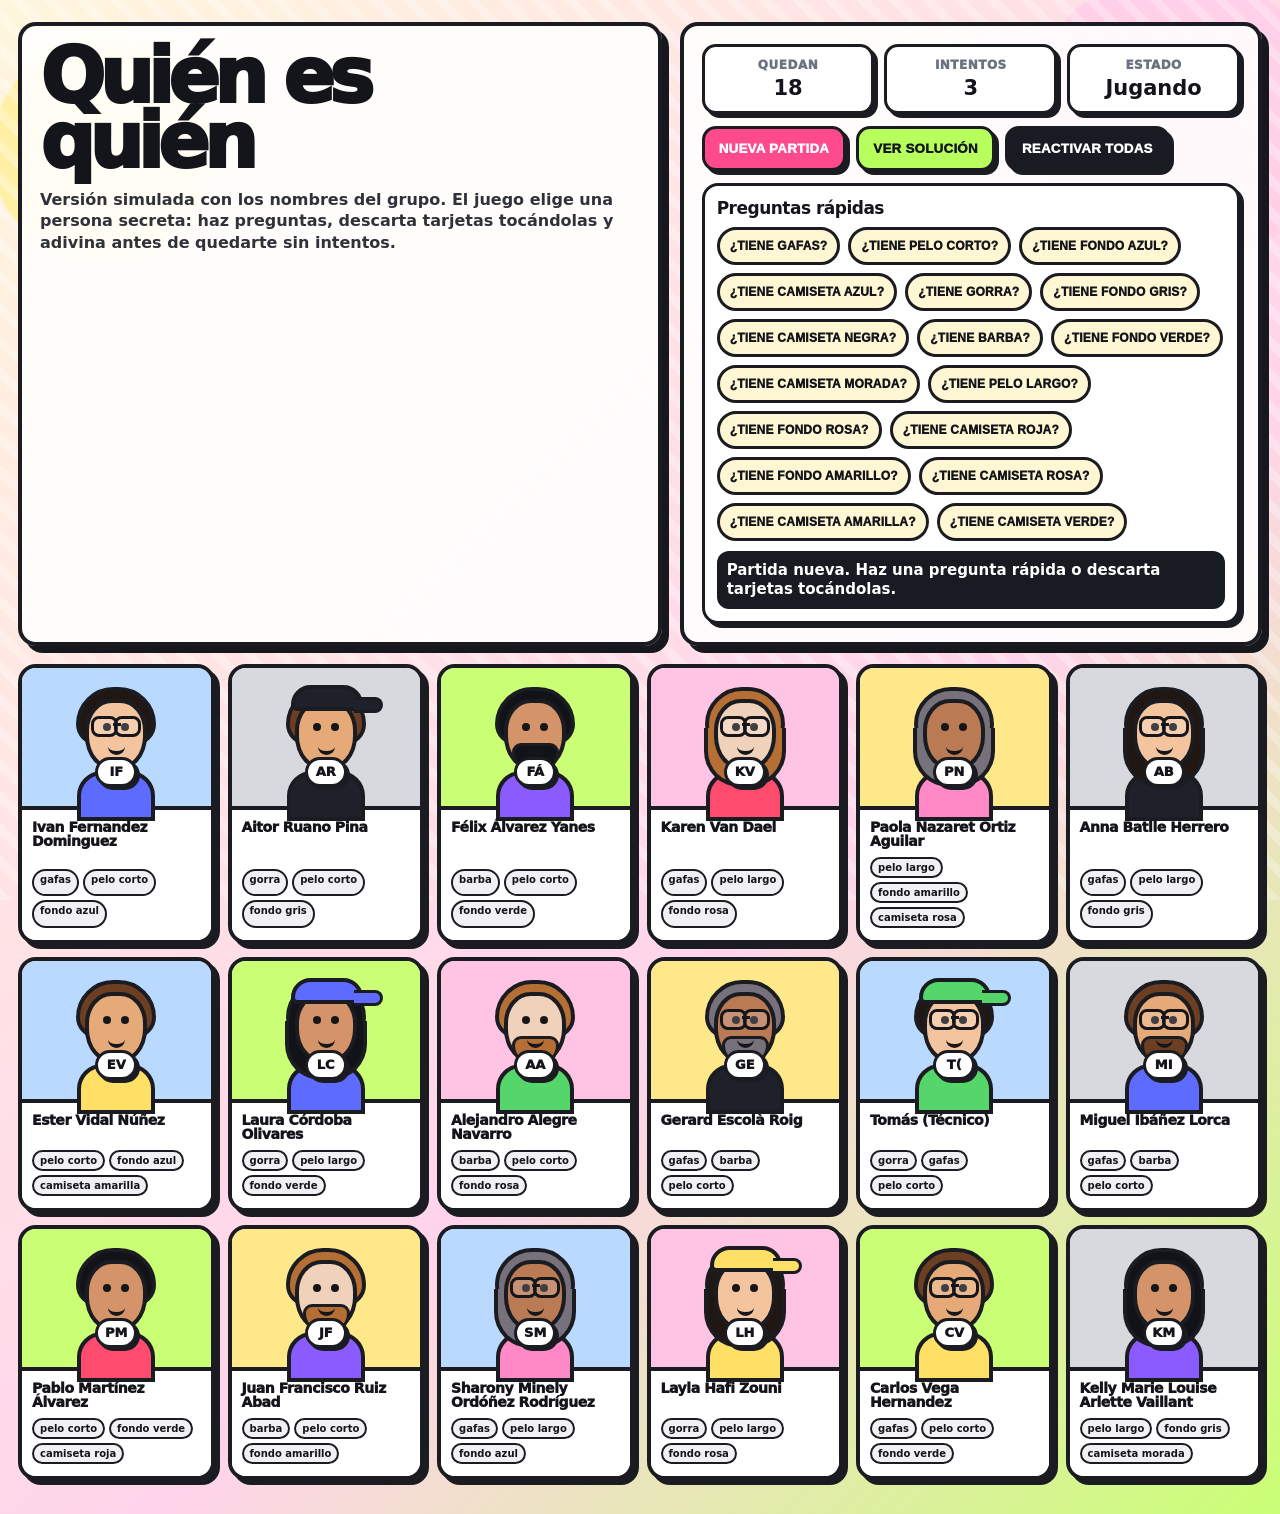
<file: assets/resources/original/Descargas EOI/modulo 5/apps/quien_es_quien_equipo.html>
<!doctype html>
<html lang="es">
<head>
<meta charset="utf-8" />
<meta name="viewport" content="width=device-width,initial-scale=1,viewport-fit=cover" />
<title>Quién es quién - Equipo</title>
<style>
:root{
  --ink:#14151a;
  --muted:#6d7280;
  --paper:#fff8ef;
  --panel:#ffffff;
  --line:#1b1c21;
  --hot:#ff4b8b;
  --blue:#5d6cff;
  --lime:#b7ff5c;
  --yellow:#ffe066;
  --shadow:7px 7px 0 #17181d;
}
*{box-sizing:border-box}
html,body{margin:0;min-height:100%;font-family:Inter,system-ui,-apple-system,BlinkMacSystemFont,"Segoe UI",Arial,sans-serif;background:radial-gradient(circle at 8% 10%,#fff0a6 0 110px,transparent 112px),radial-gradient(circle at 92% 8%,#ffd0e8 0 150px,transparent 152px),linear-gradient(135deg,#fff6dd,#ffd4eb 60%,#caff75);color:var(--ink)}
body:before{content:"";position:fixed;inset:0;background:repeating-linear-gradient(45deg,rgba(255,255,255,.28) 0 9px,transparent 9px 23px);pointer-events:none}
.app{position:relative;max-width:1440px;margin:0 auto;padding:22px 18px 34px}
.hero{display:grid;grid-template-columns:1.05fr .95fr;gap:18px;align-items:stretch;margin-bottom:18px}
.panel{background:rgba(255,255,255,.86);border:4px solid var(--line);box-shadow:var(--shadow);border-radius:18px;padding:18px;backdrop-filter:blur(8px)}
h1{font-size:clamp(36px,6vw,76px);line-height:.86;margin:0;letter-spacing:-.075em;font-weight:1000}
.subtitle{font-size:16px;line-height:1.35;color:#30323a;max-width:780px;margin:14px 0 0;font-weight:750}
.controls{display:grid;gap:12px}
.status{display:grid;grid-template-columns:repeat(3,1fr);gap:10px}
.stat{background:#fff;border:3px solid var(--line);box-shadow:4px 4px 0 var(--line);border-radius:14px;padding:11px;text-align:center;font-weight:950}
.stat span{display:block;font-size:12px;color:var(--muted);text-transform:uppercase;letter-spacing:.04em;margin-bottom:4px}
.stat b{font-size:21px}
.actions{display:flex;flex-wrap:wrap;gap:10px}
button{border:3px solid var(--line);background:#fff;color:var(--ink);box-shadow:4px 4px 0 var(--line);border-radius:14px;padding:12px 14px;font-weight:950;text-transform:uppercase;letter-spacing:.02em;cursor:pointer}
button.primary{background:var(--hot);color:#fff}
button.good{background:var(--lime)}
button.dark{background:#191b22;color:#fff}
button:active{transform:translate(3px,3px);box-shadow:1px 1px 0 var(--line)}
.questionBox{background:#fff;border:3px solid var(--line);border-radius:16px;padding:12px;box-shadow:4px 4px 0 var(--line)}
.questionBox h2{font-size:17px;margin:0 0 9px;letter-spacing:-.03em}
.questions{display:flex;flex-wrap:wrap;gap:8px}
.questions button{font-size:12px;padding:9px 10px;border-radius:999px;box-shadow:none;background:#fff7d3}
.answer{margin-top:10px;background:#191b22;color:white;border-radius:12px;padding:10px;font-size:15px;line-height:1.25;font-weight:850;min-height:42px}
.board{display:grid;grid-template-columns:repeat(6,1fr);gap:13px}
.card{position:relative;background:#fff;border:4px solid var(--line);box-shadow:5px 5px 0 var(--line);border-radius:18px;overflow:hidden;cursor:pointer;min-height:214px;display:flex;flex-direction:column;transition:transform .15s ease, opacity .15s ease, filter .15s ease}
.card:hover{transform:translateY(-2px)}
.card.down{opacity:.34;filter:grayscale(1)}
.card.down:after{content:"DESCARTADO";position:absolute;inset:auto 10px 78px 10px;background:#191b22;color:#fff;text-align:center;padding:8px;border-radius:999px;font-size:12px;font-weight:1000;letter-spacing:.04em;transform:rotate(-8deg)}
.avatar{height:142px;display:grid;place-items:center;border-bottom:4px solid var(--line);background:var(--bg)}
.face{width:100px;height:112px;position:relative}
.head{position:absolute;left:19px;top:18px;width:62px;height:72px;background:var(--skin);border:4px solid var(--line);border-radius:43% 43% 48% 48%;z-index:2}
.hair{position:absolute;left:10px;top:6px;width:80px;height:58px;background:var(--hair);border:4px solid var(--line);border-radius:45px 45px 25px 25px;z-index:1}
.hair.long:after{content:"";position:absolute;left:-5px;right:-5px;top:37px;height:55px;background:var(--hair);border:4px solid var(--line);border-top:0;border-radius:0 0 36px 36px;z-index:-1}
.eye{position:absolute;top:42px;width:8px;height:8px;background:#15151a;border-radius:50%;z-index:4}.eye.l{left:37px}.eye.r{right:37px}
.mouth{position:absolute;left:42px;top:65px;width:17px;height:9px;border-bottom:4px solid #15151a;border-radius:0 0 20px 20px;z-index:4}
.glasses:before,.glasses:after{content:"";position:absolute;top:35px;width:21px;height:15px;border:3px solid #15151a;border-radius:8px;z-index:5;background:rgba(255,255,255,.18)}
.glasses:before{left:25px}.glasses:after{right:25px}.glasses i{position:absolute;left:47px;top:42px;width:8px;height:3px;background:#15151a;z-index:6}
.beard{position:absolute;left:27px;top:62px;width:47px;height:30px;background:var(--hair);border:3px solid var(--line);border-radius:12px 12px 28px 28px;z-index:3}.beard + .mouth{border-color:#fff;top:69px}
.cap{position:absolute;left:15px;top:4px;width:72px;height:26px;background:var(--cap);border:4px solid var(--line);border-radius:24px 24px 8px 8px;z-index:6}.cap:after{content:"";position:absolute;right:-24px;top:8px;width:26px;height:10px;background:var(--cap);border:3px solid var(--line);border-left:0;border-radius:0 12px 12px 0}
.body{position:absolute;left:11px;top:90px;width:78px;height:50px;background:var(--shirt);border:4px solid var(--line);border-radius:25px 25px 0 0;z-index:0}
.initials{position:absolute;left:50%;top:76px;transform:translateX(-50%);z-index:8;background:#fff;border:3px solid var(--line);border-radius:999px;min-width:42px;height:30px;display:grid;place-items:center;font-size:13px;font-weight:1000;box-shadow:3px 3px 0 var(--line)}
.info{padding:10px 10px 12px;display:grid;gap:6px;flex:1;background:#fff}
.name{font-size:14px;line-height:1.05;font-weight:1000;letter-spacing:-.03em;min-height:31px}
.tags{display:flex;flex-wrap:wrap;gap:4px}.tag{font-size:10px;font-weight:900;background:#f1f1f4;border:2px solid var(--line);border-radius:999px;padding:3px 6px}
.secret{display:none;position:fixed;inset:0;background:rgba(20,21,26,.78);z-index:30;place-items:center;padding:18px}.secret.show{display:grid}
.secretCard{background:#fff;border:5px solid var(--line);box-shadow:12px 12px 0 var(--line);border-radius:20px;padding:20px;max-width:420px;text-align:center}.secretCard h2{font-size:34px;line-height:.95;margin:0 0 8px;letter-spacing:-.05em}.secretCard p{font-size:18px;font-weight:900;margin:0 0 14px}
.win{outline:7px solid #b7ff5c;transform:translateY(-2px)}
@media(max-width:1050px){.hero{grid-template-columns:1fr}.board{grid-template-columns:repeat(4,1fr)}}
@media(max-width:650px){.app{padding:12px 10px 26px}.panel{padding:13px;border-width:3px;box-shadow:5px 5px 0 var(--line)}.status{grid-template-columns:1fr 1fr 1fr}.stat{padding:8px}.stat b{font-size:17px}.board{grid-template-columns:repeat(2,1fr);gap:10px}.card{min-height:202px}.avatar{height:132px}button{padding:10px 12px;font-size:12px}.questions button{font-size:11px}.top-actions{bottom:8px;right:8px}.name{font-size:13px}}
</style>
</head>
<body>
<div class="app">
  <section class="hero">
    <div class="panel">
      <h1>Quién es<br>quién</h1>
      <p class="subtitle">Versión simulada con los nombres del grupo. El juego elige una persona secreta: haz preguntas, descarta tarjetas tocándolas y adivina antes de quedarte sin intentos.</p>
    </div>
    <div class="panel controls">
      <div class="status">
        <div class="stat"><span>Quedan</span><b id="leftCount">18</b></div>
        <div class="stat"><span>Intentos</span><b id="tries">3</b></div>
        <div class="stat"><span>Estado</span><b id="stateText">Jugando</b></div>
      </div>
      <div class="actions">
        <button class="primary" id="newGame">Nueva partida</button>
        <button class="good" id="reveal">Ver solución</button>
        <button class="dark" id="undo">Reactivar todas</button>
      </div>
      <div class="questionBox">
        <h2>Preguntas rápidas</h2>
        <div class="questions" id="questions"></div>
        <div class="answer" id="answer">Elige una pregunta. Si la respuesta es “sí”, conserva las tarjetas que cumplan esa pista; si es “no”, descártalas.</div>
      </div>
    </div>
  </section>
  <main class="board" id="board"></main>
</div>
<div class="secret" id="modal">
  <div class="secretCard">
    <h2 id="modalTitle">Solución</h2>
    <p id="modalText"></p>
    <div class="actions" style="justify-content:center"><button class="primary" id="closeModal">Cerrar</button><button class="good" id="modalNew">Nueva partida</button></div>
  </div>
</div>
<script>
const people = [
  {name:'Ivan Fernandez Dominguez', traits:['gafas','pelo corto','fondo azul','camiseta azul']},
  {name:'Aitor Ruano Pina', traits:['gorra','pelo corto','fondo gris','camiseta negra']},
  {name:'Félix Álvarez Yanes', traits:['barba','pelo corto','fondo verde','camiseta morada']},
  {name:'Karen Van Dael', traits:['gafas','pelo largo','fondo rosa','camiseta roja']},
  {name:'Paola Nazaret Ortiz Aguilar', traits:['pelo largo','fondo amarillo','camiseta rosa']},
  {name:'Anna Batlle Herrero', traits:['gafas','pelo largo','fondo gris','camiseta negra']},
  {name:'Ester Vidal Núñez', traits:['pelo corto','fondo azul','camiseta amarilla']},
  {name:'Laura Córdoba Olivares', traits:['gorra','pelo largo','fondo verde','camiseta azul']},
  {name:'Alejandro Alegre Navarro', traits:['barba','pelo corto','fondo rosa','camiseta verde']},
  {name:'Gerard Escolà Roig', traits:['gafas','barba','pelo corto','fondo amarillo','camiseta negra']},
  {name:'Tomás (Técnico)', traits:['gorra','gafas','pelo corto','fondo azul','camiseta verde']},
  {name:'Miguel Ibáñez Lorca', traits:['gafas','barba','pelo corto','fondo gris','camiseta azul']},
  {name:'Pablo Martínez Álvarez', traits:['pelo corto','fondo verde','camiseta roja']},
  {name:'Juan Francisco Ruiz Abad', traits:['barba','pelo corto','fondo amarillo','camiseta morada']},
  {name:'Sharony Minely Ordóñez Rodríguez', traits:['gafas','pelo largo','fondo azul','camiseta rosa']},
  {name:'Layla Hafi Zouni', traits:['gorra','pelo largo','fondo rosa','camiseta amarilla']},
  {name:'Carlos Vega Hernandez', traits:['gafas','pelo corto','fondo verde','camiseta amarilla']},
  {name:'Kelly Marie Louise Arlette Vaillant', traits:['pelo largo','fondo gris','camiseta morada']}
];
const palette = {
  'fondo azul':'#b9d9ff','fondo gris':'#d8d8df','fondo verde':'#caff75','fondo rosa':'#ffc4e4','fondo amarillo':'#ffe88a',
  'camiseta azul':'#5d6cff','camiseta negra':'#1f212a','camiseta morada':'#8a5cff','camiseta roja':'#ff4b6e','camiseta rosa':'#ff88c6','camiseta amarilla':'#ffe066','camiseta verde':'#55d66b'
};
const hairs = ['#201712','#6c3f22','#111318','#b56f35','#77717b'];
const skins = ['#f3c49e','#e6aa78','#d49368','#f0d1b9','#b97a54'];
let secret = null, attempts = 3;
const board = document.getElementById('board');
const leftCount = document.getElementById('leftCount');
const tries = document.getElementById('tries');
const stateText = document.getElementById('stateText');
const answer = document.getElementById('answer');
const modal = document.getElementById('modal');
const modalText = document.getElementById('modalText');
const modalTitle = document.getElementById('modalTitle');
function initials(name){return name.split(/\s+/).filter(Boolean).slice(0,2).map(w=>w[0]).join('').toUpperCase()}
function has(p,t){return p.traits.includes(t)}
function bg(p){return palette[p.traits.find(t=>t.startsWith('fondo'))] || '#eee'}
function shirt(p){return palette[p.traits.find(t=>t.startsWith('camiseta'))] || '#5d6cff'}
function render(){
  board.innerHTML='';
  people.forEach((p,i)=>{
    const card=document.createElement('article');
    card.className='card'; card.dataset.name=p.name;
    const hair = hairs[i%hairs.length], skin = skins[i%skins.length];
    card.style.setProperty('--bg', bg(p)); card.style.setProperty('--hair', hair); card.style.setProperty('--skin', skin); card.style.setProperty('--shirt', shirt(p)); card.style.setProperty('--cap', shirt(p));
    card.innerHTML=`<div class="avatar"><div class="face"><div class="body"></div><div class="hair ${has(p,'pelo largo')?'long':''}"></div><div class="head"></div>${has(p,'gorra')?'<div class="cap"></div>':''}${has(p,'barba')?'<div class="beard"></div>':''}${has(p,'gafas')?'<div class="glasses"><i></i></div>':''}<div class="eye l"></div><div class="eye r"></div><div class="mouth"></div><div class="initials">${initials(p.name)}</div></div></div><div class="info"><div class="name">${p.name}</div><div class="tags">${p.traits.slice(0,3).map(t=>`<span class="tag">${t}</span>`).join('')}</div></div>`;
    card.addEventListener('click',()=>toggleCard(card));
    board.appendChild(card);
  });
  updateStats();
}
function toggleCard(card){if(card.classList.contains('win'))return;card.classList.toggle('down');updateStats()}
function updateStats(){leftCount.textContent=[...document.querySelectorAll('.card:not(.down)')].length;tries.textContent=attempts;}
function newGame(){secret=people[Math.floor(Math.random()*people.length)];attempts=3;answer.textContent='Partida nueva. Haz una pregunta rápida o descarta tarjetas tocándolas.';modal.classList.remove('show');stateText.textContent='Jugando';render()}
function showSolution(title='Solución'){modalTitle.textContent=title;modalText.textContent=secret.name;modal.classList.add('show');document.querySelectorAll('.card').forEach(c=>{c.classList.toggle('win',c.dataset.name===secret.name)})}
function guess(card){if(card.dataset.name===secret.name){stateText.textContent='Ganado';showSolution('Correcto')}else{attempts--;tries.textContent=attempts;card.classList.add('down');answer.textContent='No era '+card.dataset.name+'. Te quedan '+attempts+' intentos.';if(attempts<=0){stateText.textContent='Perdido';showSolution('Has perdido')}}}
function setupQuestions(){
 const traits=[...new Set(people.flatMap(p=>p.traits))];
 document.getElementById('questions').innerHTML=traits.map(t=>`<button data-trait="${t}">¿Tiene ${t}?</button>`).join('');
 document.querySelectorAll('#questions button').forEach(b=>b.addEventListener('click',()=>{const t=b.dataset.trait;const yes=secret.traits.includes(t);answer.textContent=(yes?'Sí':'No')+': la persona secreta '+(yes?'tiene ':'no tiene ')+t+'.';}));
}
board.addEventListener('dblclick',e=>{const card=e.target.closest('.card');if(card)guess(card)});
document.getElementById('newGame').onclick=newGame;
document.getElementById('reveal').onclick=()=>showSolution('Solución');
document.getElementById('undo').onclick=()=>{document.querySelectorAll('.card').forEach(c=>c.classList.remove('down','win'));updateStats();stateText.textContent='Jugando'};
document.getElementById('closeModal').onclick=()=>modal.classList.remove('show');
document.getElementById('modalNew').onclick=newGame;
setupQuestions();newGame();
</script>
</body>
</html>
</file>
<file: assets/css/styles.css>
:root{
  --accent:#D2DD00;
  --black:#000;
  --white:#fff;
  --text:#111;
  --muted:#666;
  --line:#E3E3E3;
  --soft:#F4F4F4;
  --shadow:0 20px 70px rgba(0,0,0,.08);
  --r1:34px;
  --r2:24px;
  --r3:16px;
}
*{box-sizing:border-box}
html{-webkit-text-size-adjust:100%;text-size-adjust:100%}
body{margin:0;background:#fff;color:var(--text);font-family:Inter,-apple-system,BlinkMacSystemFont,"Segoe UI",Roboto,Arial,sans-serif;line-height:1.45}
button,input,textarea{font:inherit}
a{color:inherit}
.wrap{width:min(1380px,calc(100% - 44px));margin:0 auto}
.topbar{background:#000;color:#fff}
.topbar-inner{min-height:84px;display:flex;align-items:center;justify-content:space-between;gap:16px}
.brand{display:flex;align-items:center;gap:14px;text-decoration:none;color:#fff}
.brand-mark{width:52px;height:52px;border-radius:17px;background:var(--accent);color:#000;display:grid;place-items:center;font-size:26px;font-weight:950}
.brand small{display:block;color:#cfcfcf;font-size:10px;font-weight:900;letter-spacing:.18em}
.brand strong{display:block;font-size:28px;letter-spacing:-.04em;line-height:1}
.status-pill{border:1px solid rgba(255,255,255,.16);background:rgba(255,255,255,.08);border-radius:999px;padding:10px 14px;color:#dcdcdc;font-size:12px;font-weight:800}
.tabs{display:flex;gap:10px;overflow:auto;padding:18px 0 12px}
.tab{border:2px solid var(--line);background:#fff;border-radius:16px;padding:12px 16px;font-weight:900;cursor:pointer;white-space:nowrap}
.tab.is-active{background:var(--accent);border-color:var(--accent)}
.hero{background:#000;color:#fff;border-radius:34px;padding:38px;display:grid;grid-template-columns:1.05fr .95fr;gap:28px;align-items:center}
.kicker{font-size:11px;letter-spacing:.18em;text-transform:uppercase;color:#cfcfcf;font-weight:950;margin:0 0 12px}.kicker.dark{color:#777}
h1,h2,h3,p{margin:0}
h1{font-size:clamp(44px,6vw,86px);line-height:.92;letter-spacing:-.075em;max-width:820px}
h2{font-size:clamp(36px,4.4vw,58px);line-height:.98;letter-spacing:-.06em}
h3{font-size:clamp(22px,2vw,30px);line-height:1.05;letter-spacing:-.04em}
.hero-lead{margin-top:20px;color:#e3e3e3;font-size:19px;max-width:760px}
.hero-actions{display:flex;gap:12px;flex-wrap:wrap;margin-top:28px}
.hero-panel{display:grid;gap:14px}
.stat{background:#fff;color:#000;border-radius:22px;padding:18px 22px;display:flex;align-items:center;justify-content:space-between;gap:18px}
.stat b{font-size:42px;letter-spacing:-.06em}
.stat span{color:#666;font-weight:800}
.btn{display:inline-flex;align-items:center;justify-content:center;min-height:50px;padding:0 18px;border:2px solid var(--line);border-radius:15px;background:#fff;color:#000;text-decoration:none;font-weight:950;cursor:pointer}
.btn.accent{background:var(--accent);border-color:var(--accent)}
.btn.white{background:#fff;color:#000;border-color:#fff}
.btn.small{min-height:42px;padding:0 14px}.btn.wide{width:100%}
main{padding:26px 0 56px}
.panel{display:none}.panel.is-active{display:block}
.section-title{margin:26px 0 18px}.section-title.library-head{display:flex;align-items:end;justify-content:space-between;gap:18px}
.cards-4{display:grid;grid-template-columns:repeat(4,minmax(0,1fr));gap:16px;margin-bottom:16px}
.metric{border:2px solid var(--line);border-radius:28px;background:#fff;padding:22px;min-height:190px;box-shadow:var(--shadow)}
.metric:before{content:"";display:block;width:62px;height:12px;background:var(--accent);border-radius:999px;margin-bottom:20px}
.metric span{display:block;color:#666;font-weight:800;margin-bottom:10px}
.metric b{display:block;font-size:54px;letter-spacing:-.06em;line-height:.95}
.metric p{color:#222;margin-top:16px}
.grid{display:grid;grid-template-columns:repeat(12,minmax(0,1fr));gap:18px;margin-bottom:18px}
.span-4{grid-column:span 4}.span-5{grid-column:span 5}.span-7{grid-column:span 7}.span-8{grid-column:span 8}
.card{background:#fff;border:2px solid var(--line);border-radius:34px;padding:24px;box-shadow:var(--shadow)}
.card.black{background:#000;color:#fff;border-color:#000}
.topic-list,.tools{display:grid;grid-template-columns:repeat(2,minmax(0,1fr));gap:12px;margin-top:18px}
.topic,.tool{background:var(--soft);border:2px solid var(--line);border-radius:22px;padding:18px}
.topic b,.tool b{display:block;font-size:18px;margin-bottom:6px}.topic p,.tool p{color:#666;font-size:14px}
.steps{display:grid;gap:14px;margin-top:18px}
.step{display:grid;grid-template-columns:46px 1fr;gap:14px;align-items:start;border-radius:22px;background:rgba(255,255,255,.08);border:1px solid rgba(255,255,255,.12);padding:16px}
.step span{width:46px;height:46px;border-radius:16px;background:var(--accent);color:#000;display:grid;place-items:center;font-weight:950}
.step b{display:block;margin-bottom:5px}.step p{color:#ddd}
.module-list,.resource-list{display:grid;gap:12px;margin-top:18px}
.module{border:2px solid var(--line);background:var(--soft);border-radius:22px;padding:17px;cursor:pointer}
.module.is-active{background:var(--accent);border-color:var(--accent)}
.module b{display:block;font-size:18px}.module span{display:block;color:#666;font-size:13px;margin-top:5px}
.summary{background:var(--soft);border:2px solid var(--line);border-radius:24px;padding:18px;margin:18px 0;color:#555}
.resource{border:2px solid var(--line);background:#fff;border-radius:22px;padding:16px;cursor:pointer}
.resource.is-active{border-color:var(--accent);box-shadow:0 0 0 4px rgba(210,221,0,.18)}
.resource-head{display:flex;justify-content:space-between;gap:14px}
.resource h4{font-size:18px;margin:0 0 6px;letter-spacing:-.03em}
.resource p{color:#666;font-size:14px}
.badge{display:inline-flex;align-items:center;justify-content:center;background:var(--accent);color:#000;border-radius:13px;min-height:34px;padding:0 11px;font-size:12px;font-weight:950}
.path{display:block;margin-top:12px;color:#111;font-size:12px;word-break:break-word}
.scroll{max-height:760px;overflow:auto;padding-right:4px}
.search{width:min(520px,100%);border:2px solid var(--line);border-radius:18px;min-height:56px;padding:0 18px;outline:0}
.filters{display:flex;gap:8px;flex-wrap:wrap;margin-top:14px}
.filter{border:2px solid var(--line);background:#fff;border-radius:999px;padding:9px 12px;font-weight:900;cursor:pointer}.filter.is-active{background:var(--accent);border-color:var(--accent)}
.reader-head{display:flex;justify-content:space-between;align-items:start;gap:14px;margin-bottom:18px}
.reader{min-height:720px;max-height:780px;overflow:auto;white-space:pre-wrap;background:#fafafa;border:2px solid var(--line);border-radius:26px;padding:22px;font-size:15px}
.reader.empty{display:grid;place-items:center;color:#666;text-align:center}
.prompt-list{display:grid;gap:10px;margin:18px 0}
.prompt{border:2px solid var(--line);background:var(--soft);border-radius:999px;padding:12px 14px;text-align:left;font-weight:900;cursor:pointer;white-space:nowrap;overflow:hidden;text-overflow:ellipsis}
.question{width:100%;min-height:190px;border:2px solid var(--line);background:#fafafa;border-radius:24px;padding:18px;resize:vertical;outline:0}
.actions{display:flex;gap:10px;flex-wrap:wrap;margin-top:14px}
.answer{background:#111;border-radius:26px;padding:22px;min-height:420px;color:#fff;white-space:pre-wrap;font-size:16px}
.info{background:var(--soft);border:2px solid var(--line);border-radius:24px;padding:18px;margin-top:18px}.info p{color:#555;margin-bottom:12px}
.empty{color:#666}
@media(max-width:1100px){.hero{grid-template-columns:1fr}.cards-4{grid-template-columns:repeat(2,1fr)}.span-4,.span-5,.span-7,.span-8{grid-column:span 12}}
@media(max-width:680px){.wrap{width:calc(100% - 22px)}.topbar-inner{display:block;padding:16px 0}.status-pill{display:inline-flex;margin-top:12px}.hero{padding:24px;border-radius:26px}h1{font-size:44px}.cards-4,.topic-list,.tools{grid-template-columns:1fr}.section-title.library-head{display:block}.search{margin-top:14px}.resource-head,.reader-head{display:block}.card{padding:18px;border-radius:26px}.reader{min-height:460px}}
</file>
